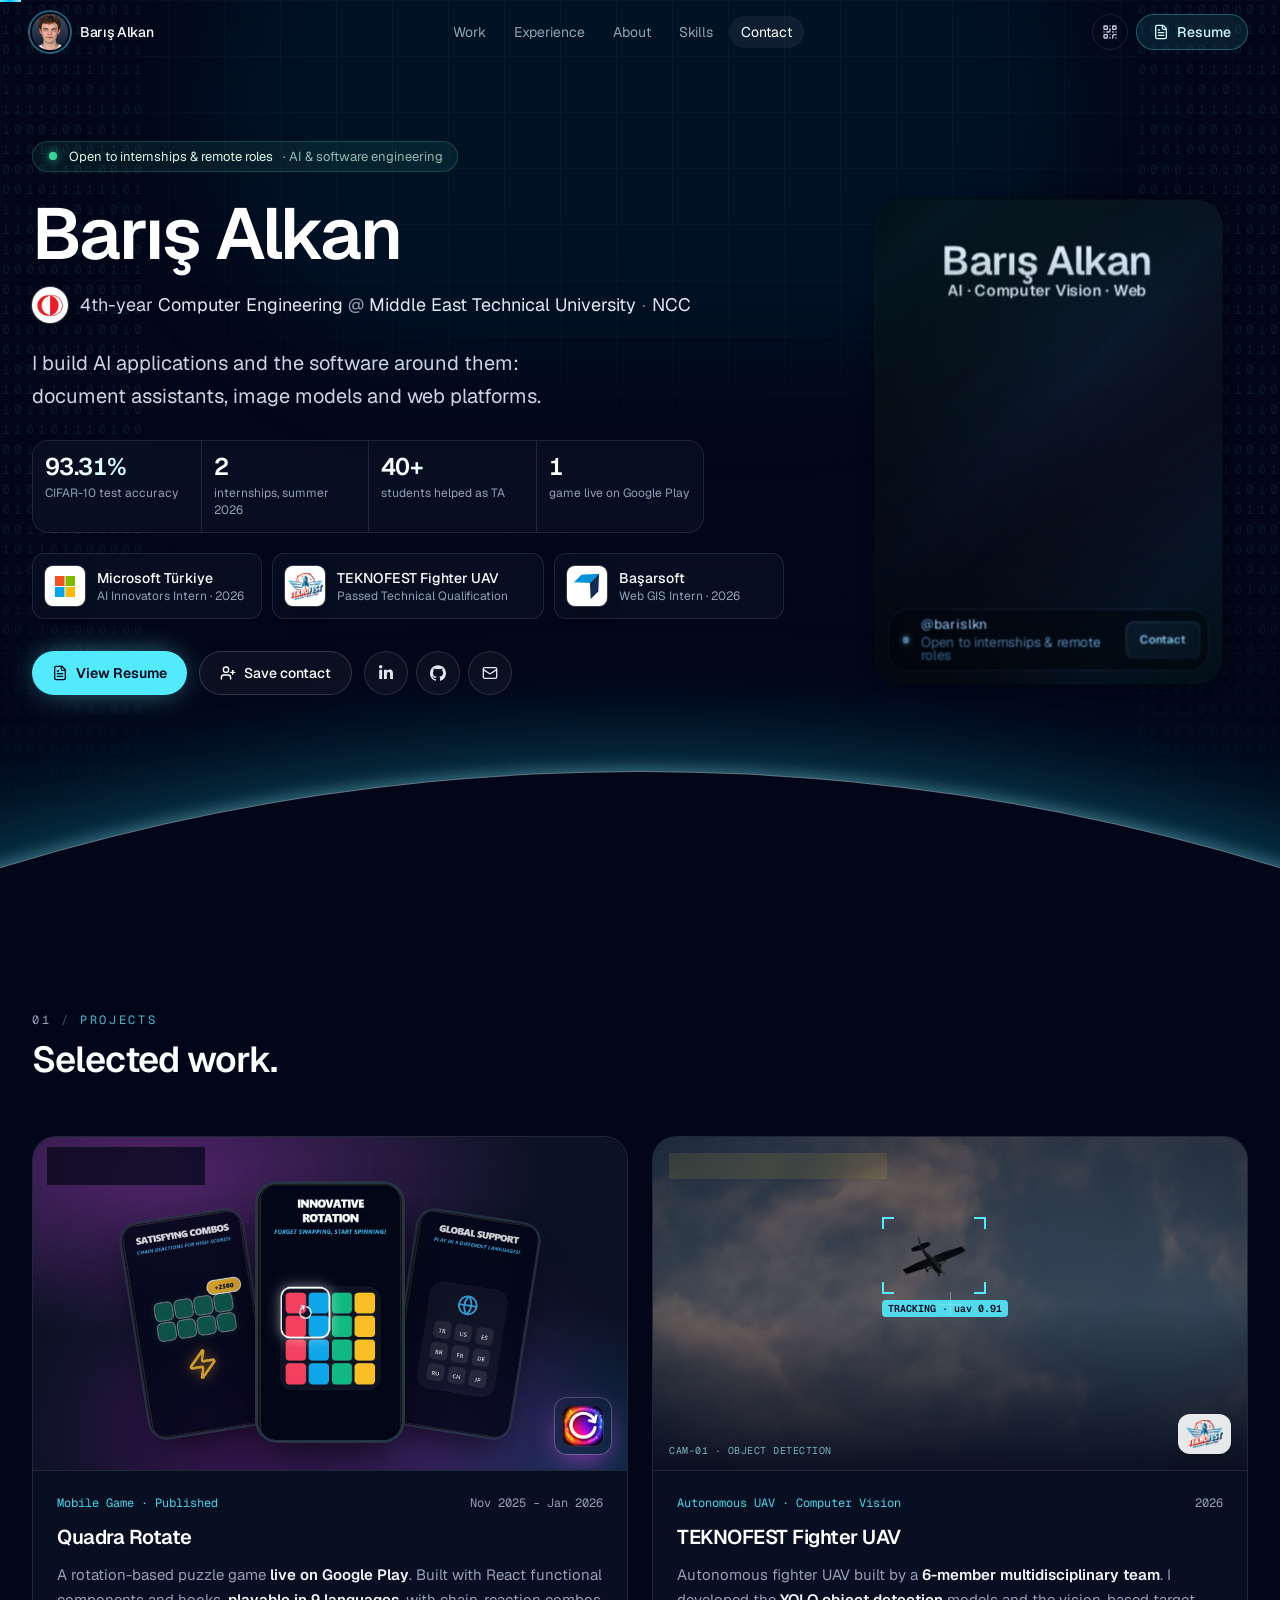
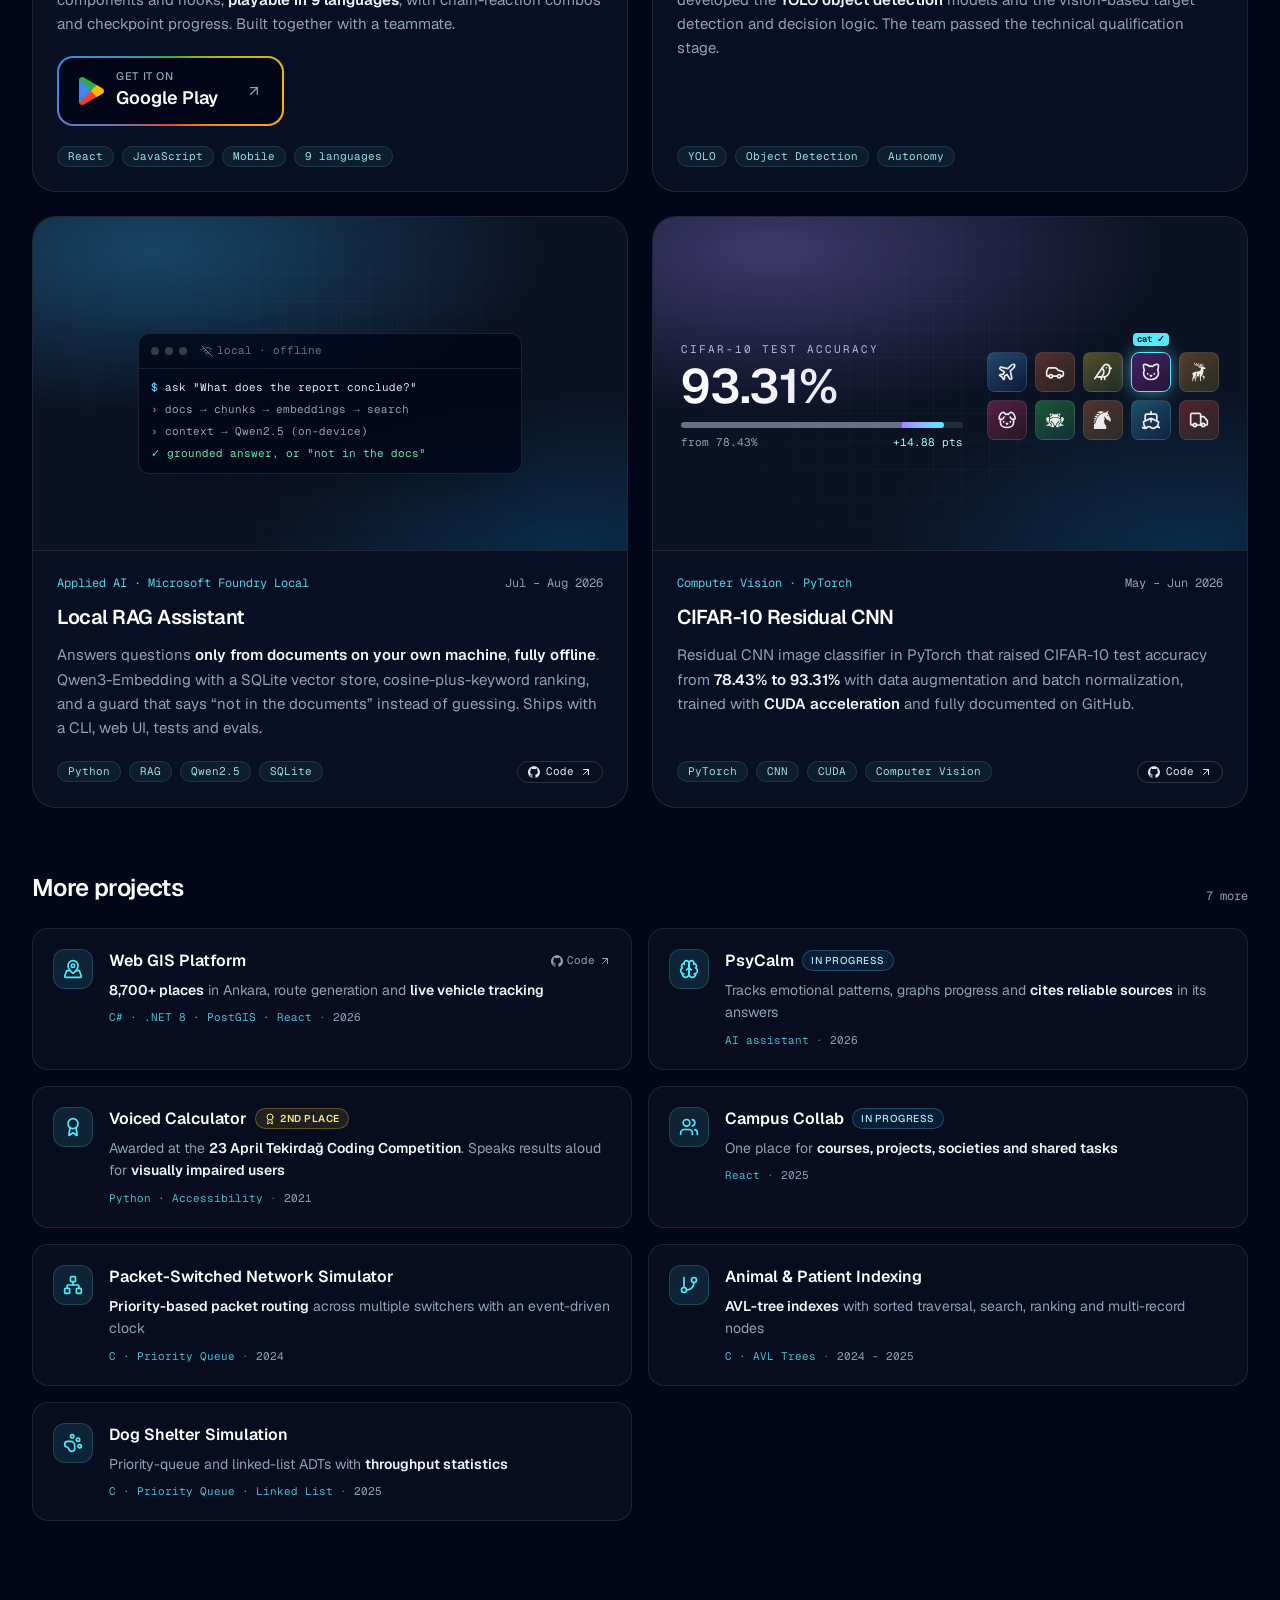
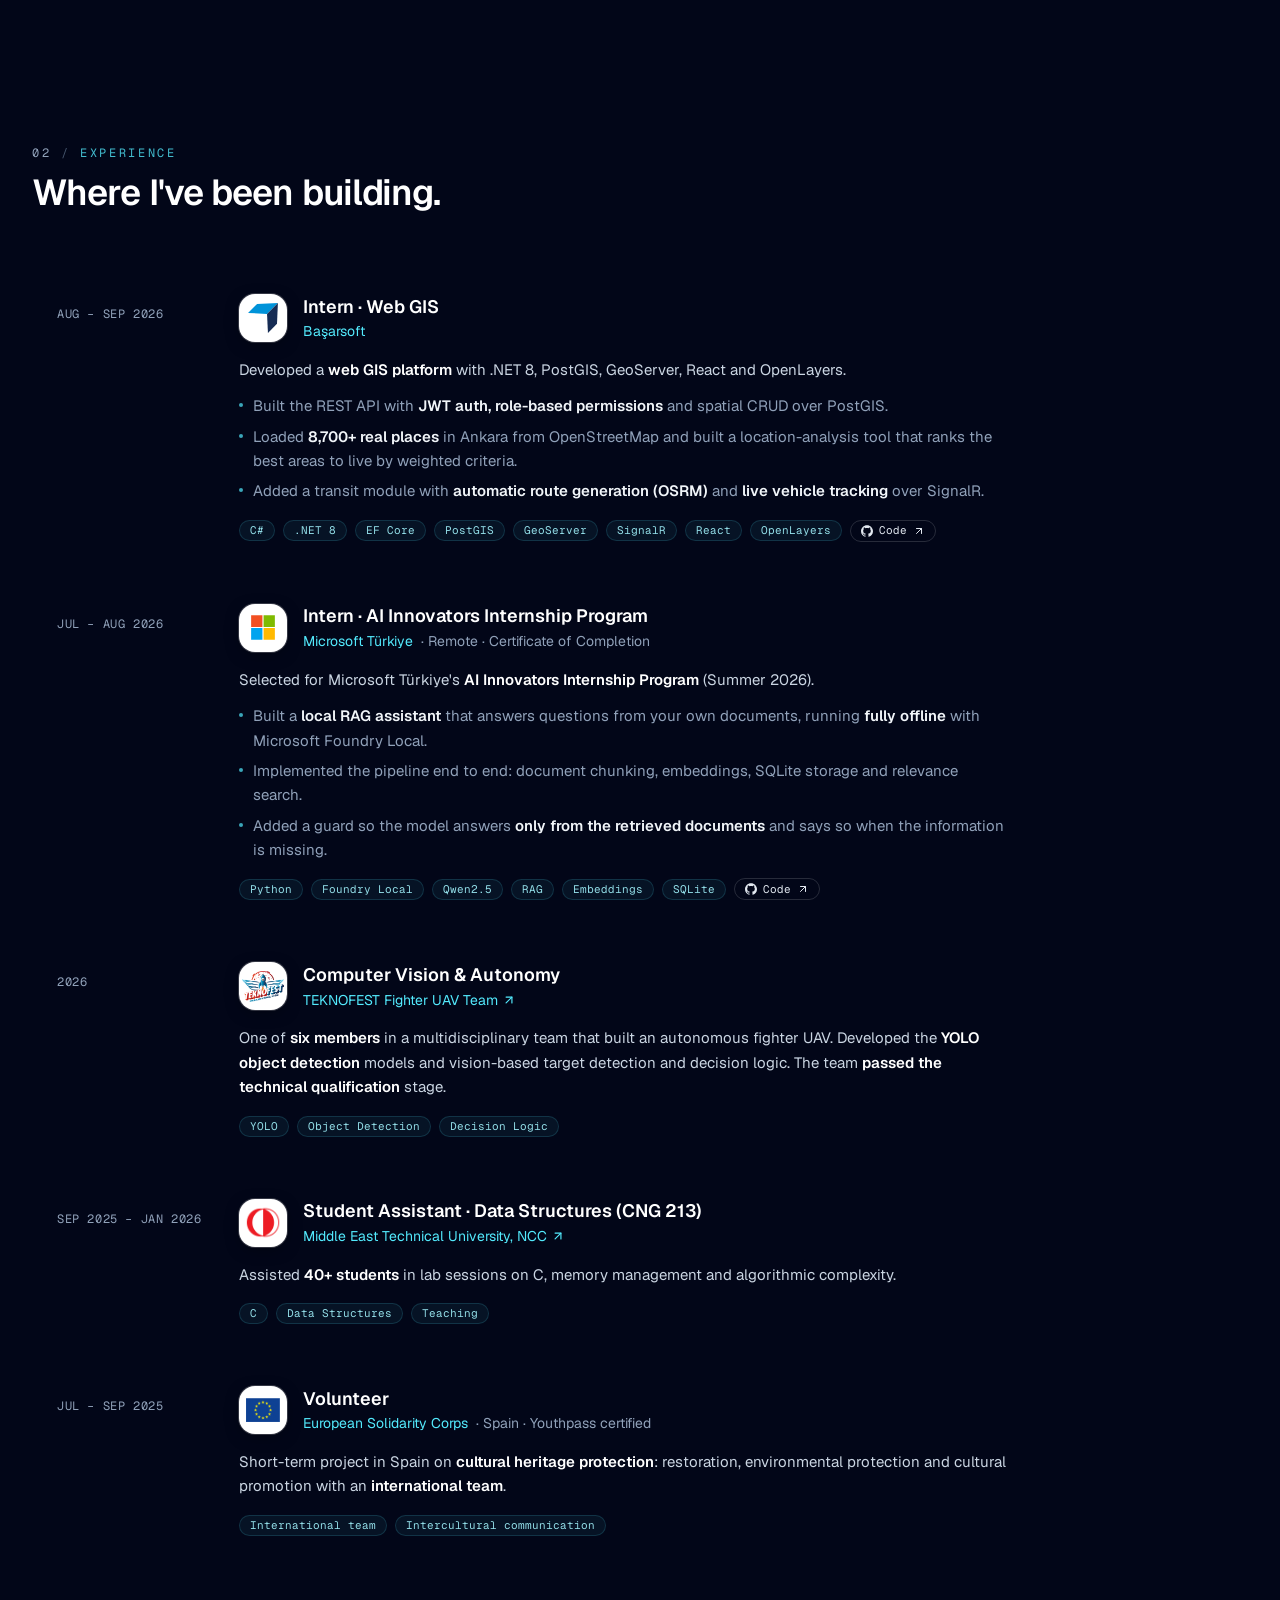
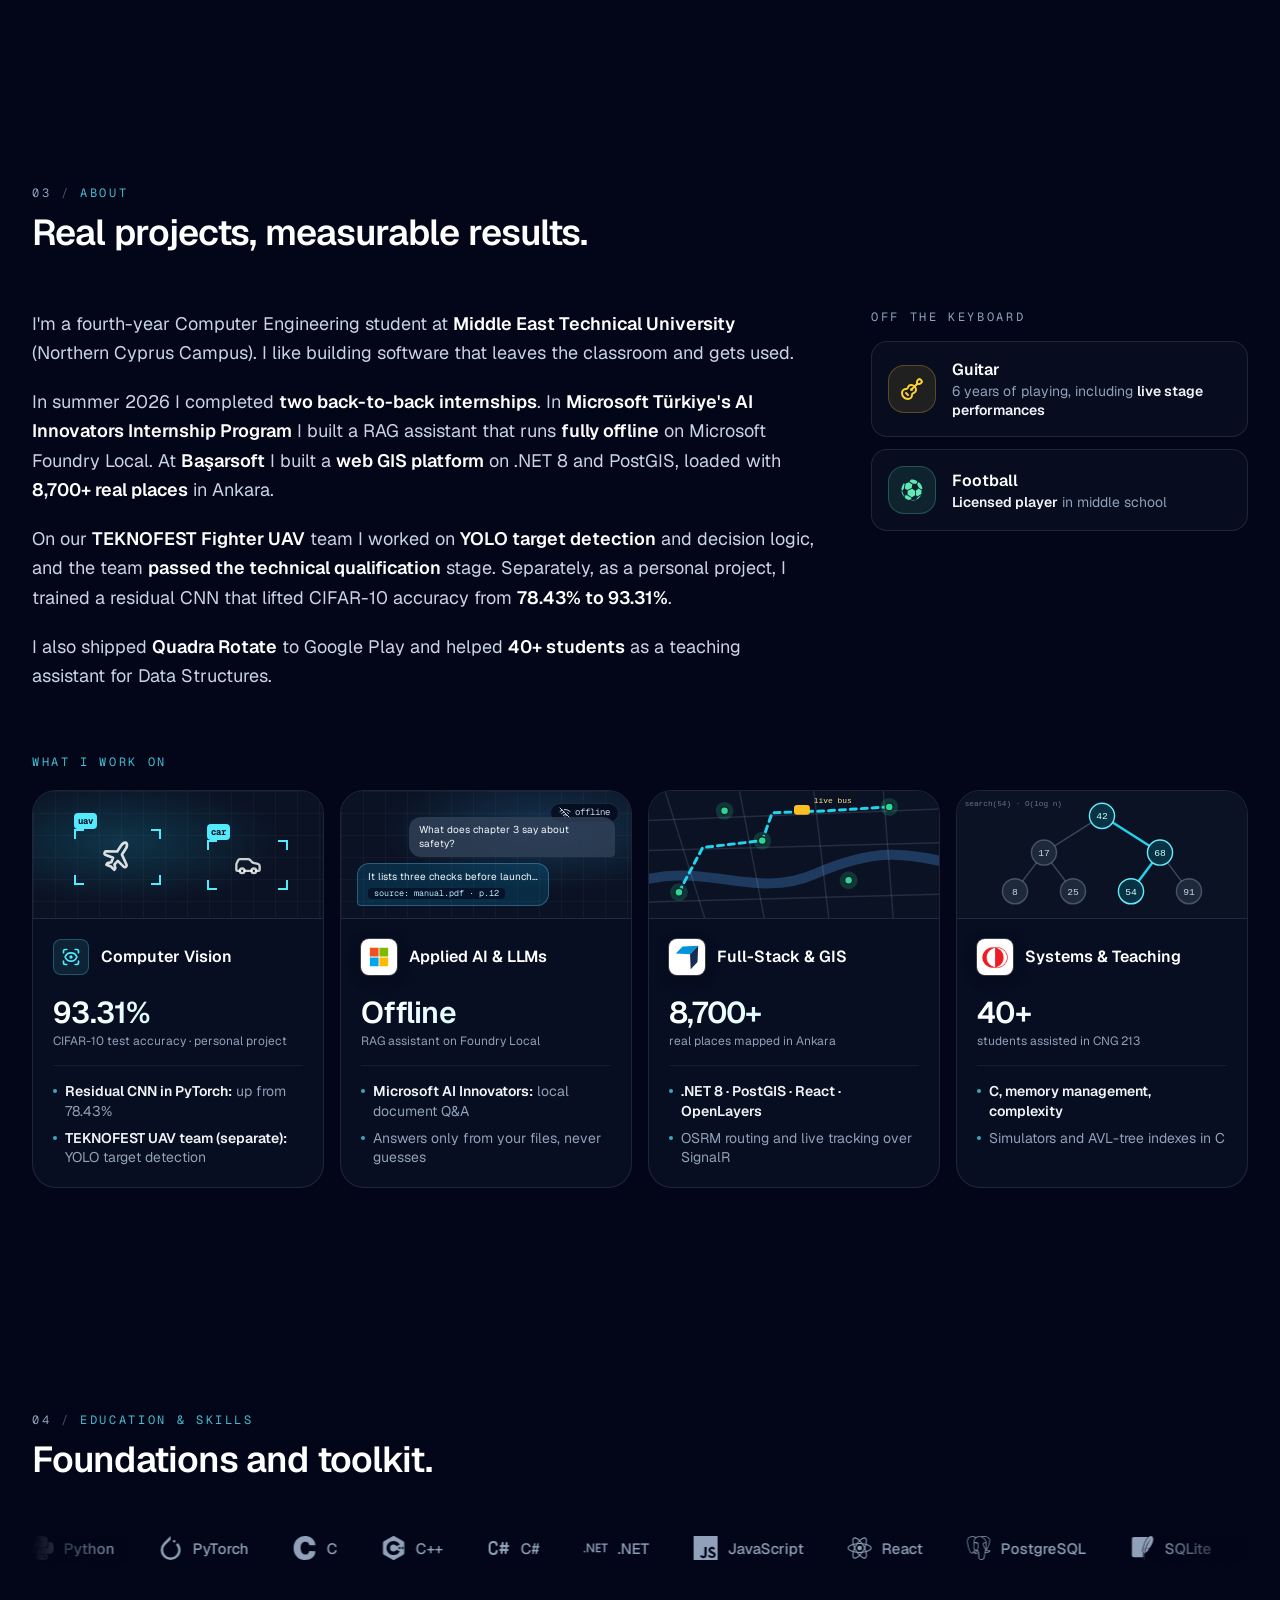
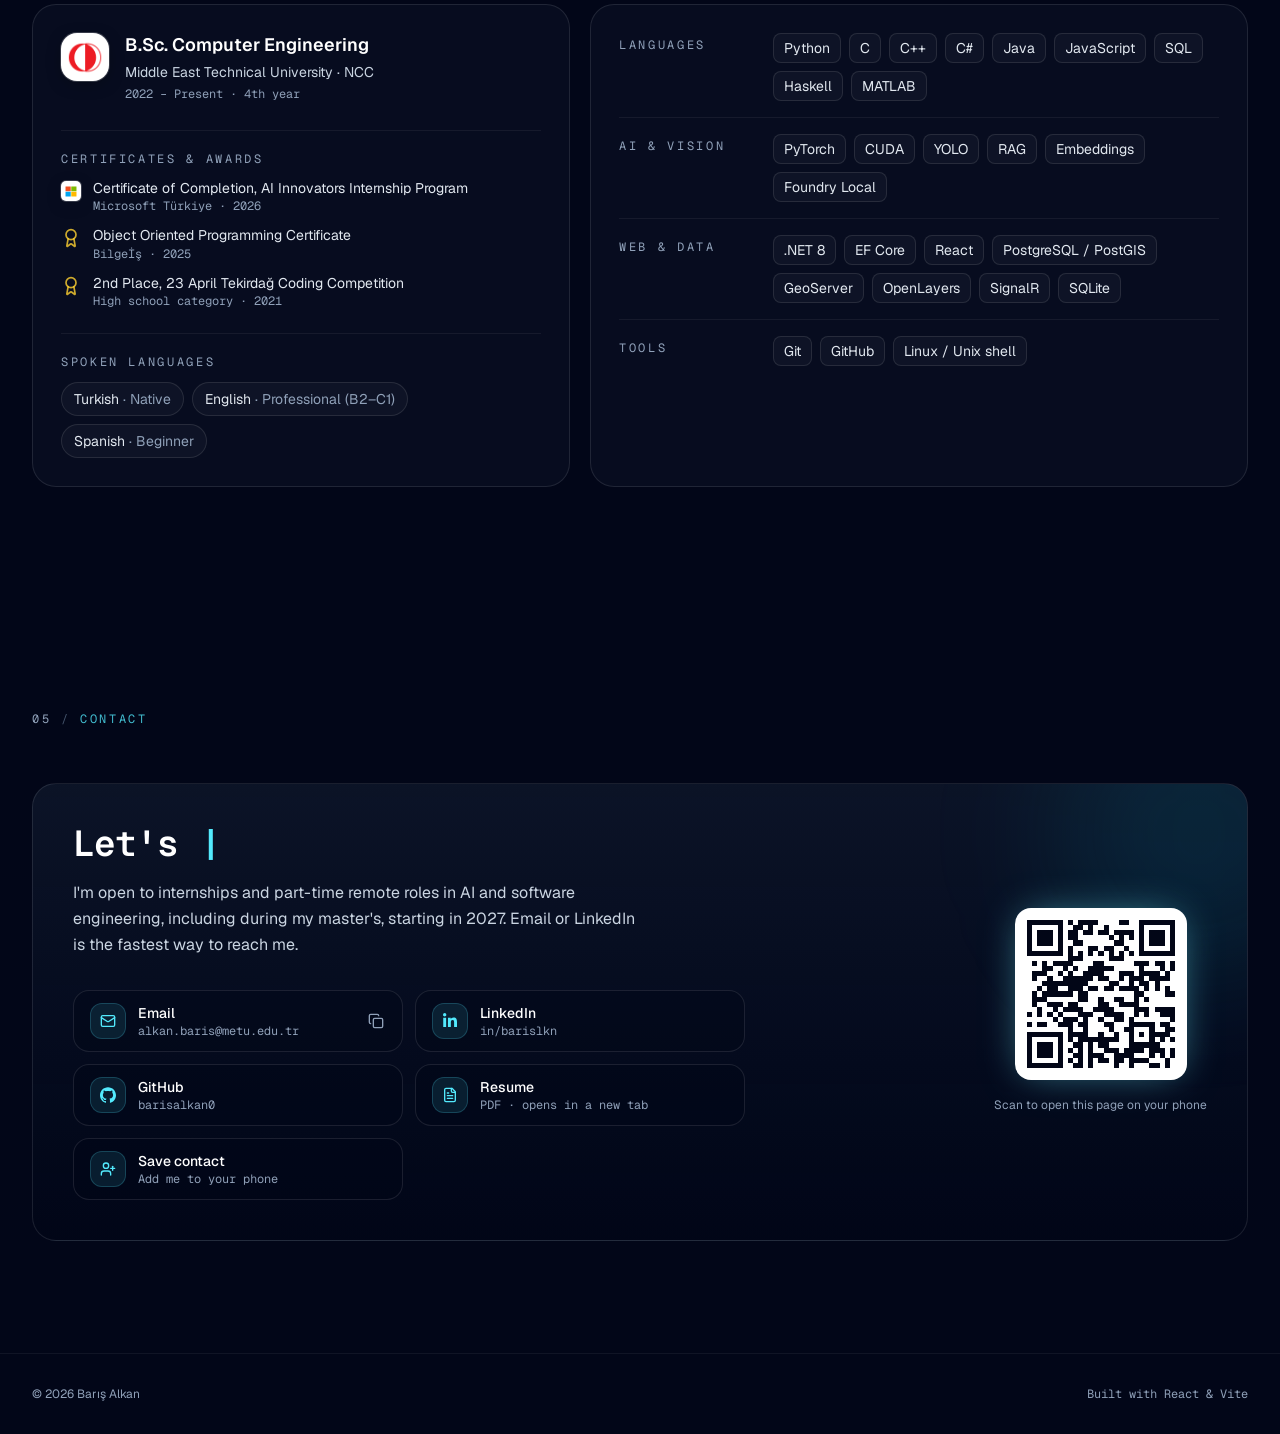
<file: index.html>
<!doctype html>
<html lang="en">
  <head>
    <meta charset="UTF-8" />
    <meta name="viewport" content="width=device-width, initial-scale=1.0, viewport-fit=cover" />
    <title>Barış Alkan | Computer Engineering · AI & Computer Vision</title>
    <meta
      name="description"
      content="Barış Alkan, Computer Engineering student at Middle East Technical University (NCC). Microsoft Türkiye AI Innovators intern and Başarsoft web GIS intern who also built computer vision models for a TEKNOFEST fighter UAV team. Open to internships and part-time remote roles in AI and software engineering."
    />
    <meta name="author" content="Barış Alkan" />
    <meta name="theme-color" content="#020617" />
    <meta name="color-scheme" content="dark" />
    <link rel="icon" type="image/svg+xml" href="/favicon.svg" />
    <link rel="apple-touch-icon" href="/apple-touch-icon.png" />

    <!-- Link previews (LinkedIn, WhatsApp, Slack…). VITE_SITE_URL comes from .env -->
    <meta property="og:type" content="website" />
    <meta property="og:site_name" content="Barış Alkan" />
    <meta property="og:title" content="Barış Alkan | AI & Computer Vision" />
    <meta
      property="og:description"
      content="Computer Engineering @ METU NCC · Microsoft Türkiye AI Innovators Intern · Başarsoft GIS Intern · TEKNOFEST Fighter UAV."
    />
    <meta property="og:url" content="https://barisalkan0.github.io/" />
    <meta property="og:image" content="https://barisalkan0.github.io/og.png" />
    <meta property="og:image:width" content="1200" />
    <meta property="og:image:height" content="630" />
    <meta name="twitter:card" content="summary_large_image" />
    <meta name="twitter:title" content="Barış Alkan | AI & Computer Vision" />
    <meta name="twitter:image" content="https://barisalkan0.github.io/og.png" />
    <script type="module" crossorigin src="/assets/index-C5AmbyV0.js"></script>
    <link rel="modulepreload" crossorigin href="/assets/proxy-iU9BP2vD.js">
    <link rel="modulepreload" crossorigin href="/assets/profile-wy-xTYNL.js">
    <link rel="stylesheet" crossorigin href="/assets/index-DhBifcwS.css">
  </head>
  <body>
    <div id="root"></div>
  </body>
</html>
</file>
<file: assets/index-DhBifcwS.css>
@font-face{font-family:Geist Variable;font-style:normal;font-display:swap;font-weight:100 900;src:url(/assets/geist-cyrillic-ext-wght-normal-DjL33-gN.woff2)format("woff2-variations");unicode-range:U+460-52F,U+1C80-1C8A,U+20B4,U+2DE0-2DFF,U+A640-A69F,U+FE2E-FE2F}@font-face{font-family:Geist Variable;font-style:normal;font-display:swap;font-weight:100 900;src:url(/assets/geist-cyrillic-wght-normal-BEAKL7Jp.woff2)format("woff2-variations");unicode-range:U+301,U+400-45F,U+490-491,U+4B0-4B1,U+2116}@font-face{font-family:Geist Variable;font-style:normal;font-display:swap;font-weight:100 900;src:url(/assets/geist-vietnamese-wght-normal-6IgcOCM7.woff2)format("woff2-variations");unicode-range:U+102-103,U+110-111,U+128-129,U+168-169,U+1A0-1A1,U+1AF-1B0,U+300-301,U+303-304,U+308-309,U+323,U+329,U+1EA0-1EF9,U+20AB}@font-face{font-family:Geist Variable;font-style:normal;font-display:swap;font-weight:100 900;src:url(/assets/geist-latin-ext-wght-normal-DC-KSUi6.woff2)format("woff2-variations");unicode-range:U+100-2BA,U+2BD-2C5,U+2C7-2CC,U+2CE-2D7,U+2DD-2FF,U+304,U+308,U+329,U+1D00-1DBF,U+1E00-1E9F,U+1EF2-1EFF,U+2020,U+20A0-20AB,U+20AD-20C0,U+2113,U+2C60-2C7F,U+A720-A7FF}@font-face{font-family:Geist Variable;font-style:normal;font-display:swap;font-weight:100 900;src:url(/assets/geist-latin-wght-normal-BgDaEnEv.woff2)format("woff2-variations");unicode-range:U+??,U+131,U+152-153,U+2BB-2BC,U+2C6,U+2DA,U+2DC,U+304,U+308,U+329,U+2000-206F,U+20AC,U+2122,U+2191,U+2193,U+2212,U+2215,U+FEFF,U+FFFD}@font-face{font-family:Geist Mono Variable;font-style:normal;font-display:swap;font-weight:100 900;src:url(/assets/geist-mono-cyrillic-ext-wght-normal-X_5orZeX.woff2)format("woff2-variations");unicode-range:U+460-52F,U+1C80-1C8A,U+20B4,U+2DE0-2DFF,U+A640-A69F,U+FE2E-FE2F}@font-face{font-family:Geist Mono Variable;font-style:normal;font-display:swap;font-weight:100 900;src:url(/assets/geist-mono-cyrillic-wght-normal-DiZS0aHC.woff2)format("woff2-variations");unicode-range:U+301,U+400-45F,U+490-491,U+4B0-4B1,U+2116}@font-face{font-family:Geist Mono Variable;font-style:normal;font-display:swap;font-weight:100 900;src:url(/assets/geist-mono-symbols2-wght-normal-CO5SzqOn.woff2)format("woff2-variations");unicode-range:U+2000-2001,U+2004-2008,U+200A,U+23B8-23BD,U+2500-259F}@font-face{font-family:Geist Mono Variable;font-style:normal;font-display:swap;font-weight:100 900;src:url(/assets/geist-mono-vietnamese-wght-normal-DadHysG0.woff2)format("woff2-variations");unicode-range:U+102-103,U+110-111,U+128-129,U+168-169,U+1A0-1A1,U+1AF-1B0,U+300-301,U+303-304,U+308-309,U+323,U+329,U+1EA0-1EF9,U+20AB}@font-face{font-family:Geist Mono Variable;font-style:normal;font-display:swap;font-weight:100 900;src:url(/assets/geist-mono-latin-ext-wght-normal-Bwz-egvJ.woff2)format("woff2-variations");unicode-range:U+100-2BA,U+2BD-2C5,U+2C7-2CC,U+2CE-2D7,U+2DD-2FF,U+304,U+308,U+329,U+1D00-1DBF,U+1E00-1E9F,U+1EF2-1EFF,U+2020,U+20A0-20AB,U+20AD-20C0,U+2113,U+2C60-2C7F,U+A720-A7FF}@font-face{font-family:Geist Mono Variable;font-style:normal;font-display:swap;font-weight:100 900;src:url(/assets/geist-mono-latin-wght-normal-XN7g48iV.woff2)format("woff2-variations");unicode-range:U+??,U+131,U+152-153,U+2BB-2BC,U+2C6,U+2DA,U+2DC,U+304,U+308,U+329,U+2000-206F,U+20AC,U+2122,U+2191,U+2193,U+2212,U+2215,U+FEFF,U+FFFD}@layer properties{@supports (((-webkit-hyphens:none)) and (not (margin-trim:inline))) or ((-moz-orient:inline) and (not (color:rgb(from red r g b)))){*,:before,:after,::backdrop{--tw-translate-x:0;--tw-translate-y:0;--tw-translate-z:0;--tw-scale-x:1;--tw-scale-y:1;--tw-scale-z:1;--tw-rotate-x:initial;--tw-rotate-y:initial;--tw-rotate-z:initial;--tw-skew-x:initial;--tw-skew-y:initial;--tw-space-y-reverse:0;--tw-divide-y-reverse:0;--tw-border-style:solid;--tw-gradient-position:initial;--tw-gradient-from:#0000;--tw-gradient-via:#0000;--tw-gradient-to:#0000;--tw-gradient-stops:initial;--tw-gradient-via-stops:initial;--tw-gradient-from-position:0%;--tw-gradient-via-position:50%;--tw-gradient-to-position:100%;--tw-leading:initial;--tw-font-weight:initial;--tw-tracking:initial;--tw-ordinal:initial;--tw-slashed-zero:initial;--tw-numeric-figure:initial;--tw-numeric-spacing:initial;--tw-numeric-fraction:initial;--tw-shadow:0 0 #0000;--tw-shadow-color:initial;--tw-shadow-alpha:100%;--tw-inset-shadow:0 0 #0000;--tw-inset-shadow-color:initial;--tw-inset-shadow-alpha:100%;--tw-ring-color:initial;--tw-ring-shadow:0 0 #0000;--tw-inset-ring-color:initial;--tw-inset-ring-shadow:0 0 #0000;--tw-ring-inset:initial;--tw-ring-offset-width:0px;--tw-ring-offset-color:#fff;--tw-ring-offset-shadow:0 0 #0000;--tw-blur:initial;--tw-brightness:initial;--tw-contrast:initial;--tw-grayscale:initial;--tw-hue-rotate:initial;--tw-invert:initial;--tw-opacity:initial;--tw-saturate:initial;--tw-sepia:initial;--tw-drop-shadow:initial;--tw-drop-shadow-color:initial;--tw-drop-shadow-alpha:100%;--tw-drop-shadow-size:initial;--tw-backdrop-blur:initial;--tw-backdrop-brightness:initial;--tw-backdrop-contrast:initial;--tw-backdrop-grayscale:initial;--tw-backdrop-hue-rotate:initial;--tw-backdrop-invert:initial;--tw-backdrop-opacity:initial;--tw-backdrop-saturate:initial;--tw-backdrop-sepia:initial;--tw-duration:initial;--tw-ease:initial;--play-angle:0deg}}}@layer theme{:root,:host{--font-sans:"Geist Variable", ui-sans-serif, system-ui, -apple-system, "Segoe UI", sans-serif;--font-mono:"Geist Mono Variable", ui-monospace, "SFMono-Regular", Menlo, Consolas, monospace;--color-amber-200:oklch(92.4% .12 95.746);--color-amber-300:oklch(87.9% .169 91.605);--color-emerald-100:oklch(95% .052 163.051);--color-emerald-200:oklch(90.5% .093 164.15);--color-emerald-300:oklch(84.5% .143 164.978);--color-cyan-100:oklch(95.6% .045 203.388);--color-cyan-200:oklch(91.7% .08 205.041);--color-cyan-300:oklch(86.5% .127 207.078);--color-cyan-400:oklch(78.9% .154 211.53);--color-cyan-500:oklch(71.5% .143 215.221);--color-sky-50:oklch(97.7% .013 236.62);--color-sky-200:oklch(90.1% .058 230.902);--color-sky-300:oklch(82.8% .111 230.318);--color-sky-400:oklch(74.6% .16 232.661);--color-violet-200:oklch(89.4% .057 293.283);--color-violet-300:oklch(81.1% .111 293.571);--color-violet-400:oklch(70.2% .183 293.541);--color-fuchsia-500:oklch(66.7% .295 322.15);--color-slate-100:oklch(96.8% .007 247.896);--color-slate-200:oklch(92.9% .013 255.508);--color-slate-300:oklch(86.9% .022 252.894);--color-slate-400:oklch(70.4% .04 256.788);--color-slate-500:oklch(55.4% .046 257.417);--color-slate-600:oklch(44.6% .043 257.281);--color-slate-700:oklch(37.2% .044 257.287);--color-slate-900:oklch(20.8% .042 265.755);--color-slate-950:oklch(12.9% .042 264.695);--color-black:#000;--color-white:#fff;--spacing:.25rem;--container-sm:24rem;--container-xl:36rem;--container-2xl:42rem;--container-3xl:48rem;--container-7xl:80rem;--text-xs:.75rem;--text-xs--line-height:calc(1 / .75);--text-sm:.875rem;--text-sm--line-height:calc(1.25 / .875);--text-base:1rem;--text-base--line-height:calc(1.5 / 1);--text-lg:1.125rem;--text-lg--line-height:calc(1.75 / 1.125);--text-xl:1.25rem;--text-xl--line-height:calc(1.75 / 1.25);--text-2xl:1.5rem;--text-2xl--line-height:calc(2 / 1.5);--text-3xl:1.875rem;--text-3xl--line-height:calc(2.25 / 1.875);--text-4xl:2.25rem;--text-4xl--line-height:calc(2.5 / 2.25);--text-5xl:3rem;--text-5xl--line-height:1;--text-6xl:3.75rem;--text-6xl--line-height:1;--text-7xl:4.5rem;--text-7xl--line-height:1;--font-weight-medium:500;--font-weight-semibold:600;--font-weight-bold:700;--tracking-tight:-.025em;--tracking-wider:.05em;--leading-tight:1.25;--leading-snug:1.375;--leading-relaxed:1.625;--radius-sm:.25rem;--radius-md:.375rem;--radius-lg:.5rem;--radius-xl:.75rem;--radius-2xl:1rem;--radius-3xl:1.5rem;--animate-pulse:pulse 2s cubic-bezier(.4, 0, .6, 1) infinite;--blur-sm:8px;--blur-md:12px;--blur-xl:24px;--blur-3xl:64px;--default-transition-duration:.15s;--default-transition-timing-function:cubic-bezier(.4, 0, .2, 1);--default-font-family:var(--font-sans);--default-mono-font-family:var(--font-mono)}}@layer base{*,:after,:before,::backdrop{box-sizing:border-box;border:0 solid;margin:0;padding:0}::file-selector-button{box-sizing:border-box;border:0 solid;margin:0;padding:0}html,:host{-webkit-text-size-adjust:100%;tab-size:4;line-height:1.5;font-family:var(--default-font-family,ui-sans-serif, system-ui, sans-serif, "Apple Color Emoji", "Segoe UI Emoji", "Segoe UI Symbol", "Noto Color Emoji");font-feature-settings:var(--default-font-feature-settings,normal);font-variation-settings:var(--default-font-variation-settings,normal);-webkit-tap-highlight-color:transparent}hr{height:0;color:inherit;border-top-width:1px}abbr:where([title]){-webkit-text-decoration:underline dotted;text-decoration:underline dotted}h1,h2,h3,h4,h5,h6{font-size:inherit;font-weight:inherit}a{color:inherit;-webkit-text-decoration:inherit;-webkit-text-decoration:inherit;-webkit-text-decoration:inherit;-webkit-text-decoration:inherit;text-decoration:inherit}b,strong{font-weight:bolder}code,kbd,samp,pre{font-family:var(--default-mono-font-family,ui-monospace, SFMono-Regular, Menlo, Monaco, Consolas, "Liberation Mono", "Courier New", monospace);font-feature-settings:var(--default-mono-font-feature-settings,normal);font-variation-settings:var(--default-mono-font-variation-settings,normal);font-size:1em}small{font-size:80%}sub,sup{vertical-align:baseline;font-size:75%;line-height:0;position:relative}sub{bottom:-.25em}sup{top:-.5em}table{text-indent:0;border-color:inherit;border-collapse:collapse}:-moz-focusring{outline:auto}progress{vertical-align:baseline}summary{display:list-item}ol,ul,menu{list-style:none}img,svg,video,canvas,audio,iframe,embed,object{vertical-align:middle;display:block}img,video{max-width:100%;height:auto}button,input,select,optgroup,textarea{font:inherit;font-feature-settings:inherit;font-variation-settings:inherit;letter-spacing:inherit;color:inherit;opacity:1;background-color:#0000;border-radius:0}::file-selector-button{font:inherit;font-feature-settings:inherit;font-variation-settings:inherit;letter-spacing:inherit;color:inherit;opacity:1;background-color:#0000;border-radius:0}:where(select:is([multiple],[size])) optgroup{font-weight:bolder}:where(select:is([multiple],[size])) optgroup option{padding-inline-start:20px}::file-selector-button{margin-inline-end:4px}::placeholder{opacity:1}@supports (not ((-webkit-appearance:-apple-pay-button))) or (contain-intrinsic-size:1px){::placeholder{color:currentColor}@supports (color:color-mix(in lab, red, red)){::placeholder{color:color-mix(in oklab, currentcolor 50%, transparent)}}}textarea{resize:vertical}::-webkit-search-decoration{-webkit-appearance:none}::-webkit-date-and-time-value{min-height:1lh;text-align:inherit}::-webkit-datetime-edit{display:inline-flex}::-webkit-datetime-edit-fields-wrapper{padding:0}::-webkit-datetime-edit{padding-block:0}::-webkit-datetime-edit-year-field{padding-block:0}::-webkit-datetime-edit-month-field{padding-block:0}::-webkit-datetime-edit-day-field{padding-block:0}::-webkit-datetime-edit-hour-field{padding-block:0}::-webkit-datetime-edit-minute-field{padding-block:0}::-webkit-datetime-edit-second-field{padding-block:0}::-webkit-datetime-edit-millisecond-field{padding-block:0}::-webkit-datetime-edit-meridiem-field{padding-block:0}::-webkit-calendar-picker-indicator{line-height:1}:-moz-ui-invalid{box-shadow:none}button,input:where([type=button],[type=reset],[type=submit]){appearance:button}::file-selector-button{appearance:button}::-webkit-inner-spin-button{height:auto}::-webkit-outer-spin-button{height:auto}[hidden]:where(:not([hidden=until-found])){display:none!important}}@layer components;@layer utilities{.pointer-events-none{pointer-events:none}.absolute{position:absolute}.fixed{position:fixed}.relative{position:relative}.static{position:static}.inset-0{inset:calc(var(--spacing) * 0)}.inset-x-0{inset-inline:calc(var(--spacing) * 0)}.inset-x-4{inset-inline:calc(var(--spacing) * 4)}.inset-y-0{inset-block:calc(var(--spacing) * 0)}.-top-4{top:calc(var(--spacing) * -4)}.-top-24{top:calc(var(--spacing) * -24)}.-top-40{top:calc(var(--spacing) * -40)}.top-0{top:calc(var(--spacing) * 0)}.top-1\/2{top:50%}.top-3{top:calc(var(--spacing) * 3)}.top-4{top:calc(var(--spacing) * 4)}.top-9{top:calc(var(--spacing) * 9)}.top-12{top:calc(var(--spacing) * 12)}.top-\[30\%\]{top:30%}.top-\[38\%\]{top:38%}.top-\[58\%\]{top:58%}.top-full{top:100%}.-right-24{right:calc(var(--spacing) * -24)}.right-0{right:calc(var(--spacing) * 0)}.right-3{right:calc(var(--spacing) * 3)}.right-4{right:calc(var(--spacing) * 4)}.right-5{right:calc(var(--spacing) * 5)}.right-\[12\%\]{right:12%}.-bottom-10{bottom:calc(var(--spacing) * -10)}.bottom-0{bottom:calc(var(--spacing) * 0)}.bottom-3{bottom:calc(var(--spacing) * 3)}.bottom-4{bottom:calc(var(--spacing) * 4)}.bottom-5{bottom:calc(var(--spacing) * 5)}.left-0{left:calc(var(--spacing) * 0)}.left-1\/2{left:50%}.left-4{left:calc(var(--spacing) * 4)}.left-\[14\%\]{left:14%}.z-0{z-index:0}.z-10{z-index:10}.z-20{z-index:20}.z-30{z-index:30}.z-40{z-index:40}.z-50{z-index:50}.z-\[55\]{z-index:55}.z-\[60\]{z-index:60}.z-\[70\]{z-index:70}.-mx-3{margin-inline:calc(var(--spacing) * -3)}.-mx-5{margin-inline:calc(var(--spacing) * -5)}.mx-0\.5{margin-inline:calc(var(--spacing) * .5)}.mx-1\.5{margin-inline:calc(var(--spacing) * 1.5)}.mx-\[2px\]{margin-inline:2px}.mx-auto{margin-inline:auto}.mt-0\.5{margin-top:calc(var(--spacing) * .5)}.mt-1{margin-top:calc(var(--spacing) * 1)}.mt-1\.5{margin-top:calc(var(--spacing) * 1.5)}.mt-2{margin-top:calc(var(--spacing) * 2)}.mt-3{margin-top:calc(var(--spacing) * 3)}.mt-4{margin-top:calc(var(--spacing) * 4)}.mt-5{margin-top:calc(var(--spacing) * 5)}.mt-6{margin-top:calc(var(--spacing) * 6)}.mt-7{margin-top:calc(var(--spacing) * 7)}.mt-8{margin-top:calc(var(--spacing) * 8)}.mt-16{margin-top:calc(var(--spacing) * 16)}.mt-\[0\.5em\]{margin-top:.5em}.mt-\[0\.6em\]{margin-top:.6em}.mb-10{margin-bottom:calc(var(--spacing) * 10)}.ml-2{margin-left:calc(var(--spacing) * 2)}.ml-auto{margin-left:auto}.block{display:block}.contents{display:contents}.flex{display:flex}.grid{display:grid}.hidden{display:none}.inline-block{display:inline-block}.inline-flex{display:inline-flex}.aspect-\[9\/16\]{aspect-ratio:9/16}.aspect-\[16\/9\]{aspect-ratio:16/9}.aspect-square{aspect-ratio:1}.h-1{height:calc(var(--spacing) * 1)}.h-1\.5{height:calc(var(--spacing) * 1.5)}.h-2{height:calc(var(--spacing) * 2)}.h-2\.5{height:calc(var(--spacing) * 2.5)}.h-3{height:calc(var(--spacing) * 3)}.h-3\.5{height:calc(var(--spacing) * 3.5)}.h-4{height:calc(var(--spacing) * 4)}.h-5{height:calc(var(--spacing) * 5)}.h-6{height:calc(var(--spacing) * 6)}.h-7{height:calc(var(--spacing) * 7)}.h-8{height:calc(var(--spacing) * 8)}.h-9{height:calc(var(--spacing) * 9)}.h-10{height:calc(var(--spacing) * 10)}.h-11{height:calc(var(--spacing) * 11)}.h-12{height:calc(var(--spacing) * 12)}.h-16{height:calc(var(--spacing) * 16)}.h-20{height:calc(var(--spacing) * 20)}.h-32{height:calc(var(--spacing) * 32)}.h-40{height:calc(var(--spacing) * 40)}.h-72{height:calc(var(--spacing) * 72)}.h-\[2px\]{height:2px}.h-\[30rem\]{height:30rem}.h-\[34svh\]{height:34svh}.h-\[40\%\]{height:40%}.h-\[44\%\]{height:44%}.h-\[520px\]{height:520px}.h-full{height:100%}.h-px{height:1px}.min-h-56{min-height:calc(var(--spacing) * 56)}.min-h-\[2\.5em\]{min-height:2.5em}.min-h-\[100svh\]{min-height:100svh}.min-h-screen{min-height:100vh}.w-1{width:calc(var(--spacing) * 1)}.w-2{width:calc(var(--spacing) * 2)}.w-2\.5{width:calc(var(--spacing) * 2.5)}.w-3{width:calc(var(--spacing) * 3)}.w-3\.5{width:calc(var(--spacing) * 3.5)}.w-3\/4{width:75%}.w-4{width:calc(var(--spacing) * 4)}.w-5{width:calc(var(--spacing) * 5)}.w-6{width:calc(var(--spacing) * 6)}.w-7{width:calc(var(--spacing) * 7)}.w-8{width:calc(var(--spacing) * 8)}.w-9{width:calc(var(--spacing) * 9)}.w-10{width:calc(var(--spacing) * 10)}.w-11{width:calc(var(--spacing) * 11)}.w-12{width:calc(var(--spacing) * 12)}.w-20{width:calc(var(--spacing) * 20)}.w-36{width:calc(var(--spacing) * 36)}.w-72{width:calc(var(--spacing) * 72)}.w-\[27\%\]{width:27%}.w-\[28\%\]{width:28%}.w-\[30\%\]{width:30%}.w-\[160vw\]{width:160vw}.w-\[280vw\]{width:280vw}.w-\[900px\]{width:900px}.w-auto{width:auto}.w-fit{width:fit-content}.w-full{width:100%}.w-px{width:1px}.max-w-2xl{max-width:var(--container-2xl)}.max-w-3xl{max-width:var(--container-3xl)}.max-w-7xl{max-width:var(--container-7xl)}.max-w-\[14rem\]{max-width:14rem}.max-w-\[80\%\]{max-width:80%}.max-w-\[85\%\]{max-width:85%}.max-w-\[150px\]{max-width:150px}.max-w-sm{max-width:var(--container-sm)}.max-w-xl{max-width:var(--container-xl)}.min-w-0{min-width:calc(var(--spacing) * 0)}.flex-1{flex:1}.shrink-0{flex-shrink:0}.origin-left{transform-origin:0}.-translate-x-1\/2{--tw-translate-x:calc(calc(1 / 2 * 100%) * -1);translate:var(--tw-translate-x) var(--tw-translate-y)}.-translate-x-2{--tw-translate-x:calc(var(--spacing) * -2);translate:var(--tw-translate-x) var(--tw-translate-y)}.translate-x-2{--tw-translate-x:calc(var(--spacing) * 2);translate:var(--tw-translate-x) var(--tw-translate-y)}.-translate-y-1\/2{--tw-translate-y:calc(calc(1 / 2 * 100%) * -1);translate:var(--tw-translate-x) var(--tw-translate-y)}.translate-y-2{--tw-translate-y:calc(var(--spacing) * 2);translate:var(--tw-translate-x) var(--tw-translate-y)}.translate-y-5{--tw-translate-y:calc(var(--spacing) * 5);translate:var(--tw-translate-x) var(--tw-translate-y)}.scale-x-0{--tw-scale-x:0%;scale:var(--tw-scale-x) var(--tw-scale-y)}.scale-\[0\.84\]{scale:.84}.-rotate-12{rotate:-12deg}.-rotate-90{rotate:-90deg}.-rotate-\[9deg\]{rotate:-9deg}.rotate-\[9deg\]{rotate:9deg}.transform{transform:var(--tw-rotate-x,) var(--tw-rotate-y,) var(--tw-rotate-z,) var(--tw-skew-x,) var(--tw-skew-y,)}.\[animation\:map-dash_1\.6s_linear_infinite\]{animation:1.6s linear infinite map-dash}.animate-pulse{animation:var(--animate-pulse)}.resize{resize:both}.scroll-mt-24{scroll-margin-top:calc(var(--spacing) * 24)}.grid-cols-2{grid-template-columns:repeat(2,minmax(0,1fr))}.grid-cols-5{grid-template-columns:repeat(5,minmax(0,1fr))}.grid-cols-\[1fr_auto\]{grid-template-columns:1fr auto}.flex-col{flex-direction:column}.flex-wrap{flex-wrap:wrap}.place-items-center{place-items:center}.items-center{align-items:center}.items-end{align-items:flex-end}.items-start{align-items:flex-start}.justify-between{justify-content:space-between}.justify-center{justify-content:center}.gap-1{gap:calc(var(--spacing) * 1)}.gap-1\.5{gap:calc(var(--spacing) * 1.5)}.gap-2{gap:calc(var(--spacing) * 2)}.gap-2\.5{gap:calc(var(--spacing) * 2.5)}.gap-3{gap:calc(var(--spacing) * 3)}.gap-4{gap:calc(var(--spacing) * 4)}.gap-5{gap:calc(var(--spacing) * 5)}.gap-6{gap:calc(var(--spacing) * 6)}.gap-10{gap:calc(var(--spacing) * 10)}.gap-12{gap:calc(var(--spacing) * 12)}:where(.space-y-1>:not(:last-child)){--tw-space-y-reverse:0;margin-block-start:calc(calc(var(--spacing) * 1) * var(--tw-space-y-reverse));margin-block-end:calc(calc(var(--spacing) * 1) * calc(1 - var(--tw-space-y-reverse)))}:where(.space-y-1\.5>:not(:last-child)){--tw-space-y-reverse:0;margin-block-start:calc(calc(var(--spacing) * 1.5) * var(--tw-space-y-reverse));margin-block-end:calc(calc(var(--spacing) * 1.5) * calc(1 - var(--tw-space-y-reverse)))}:where(.space-y-2>:not(:last-child)){--tw-space-y-reverse:0;margin-block-start:calc(calc(var(--spacing) * 2) * var(--tw-space-y-reverse));margin-block-end:calc(calc(var(--spacing) * 2) * calc(1 - var(--tw-space-y-reverse)))}:where(.space-y-3>:not(:last-child)){--tw-space-y-reverse:0;margin-block-start:calc(calc(var(--spacing) * 3) * var(--tw-space-y-reverse));margin-block-end:calc(calc(var(--spacing) * 3) * calc(1 - var(--tw-space-y-reverse)))}:where(.space-y-5>:not(:last-child)){--tw-space-y-reverse:0;margin-block-start:calc(calc(var(--spacing) * 5) * var(--tw-space-y-reverse));margin-block-end:calc(calc(var(--spacing) * 5) * calc(1 - var(--tw-space-y-reverse)))}.gap-x-2{column-gap:calc(var(--spacing) * 2)}.gap-x-4{column-gap:calc(var(--spacing) * 4)}.gap-y-1{row-gap:calc(var(--spacing) * 1)}:where(.divide-y>:not(:last-child)){--tw-divide-y-reverse:0;border-bottom-style:var(--tw-border-style);border-top-style:var(--tw-border-style);border-top-width:calc(1px * var(--tw-divide-y-reverse));border-bottom-width:calc(1px * calc(1 - var(--tw-divide-y-reverse)))}:where(.divide-white\/\[0\.06\]>:not(:last-child)){border-color:#ffffff0f}@supports (color:color-mix(in lab, red, red)){:where(.divide-white\/\[0\.06\]>:not(:last-child)){border-color:color-mix(in oklab, var(--color-white) 6%, transparent)}}.self-start{align-self:flex-start}.truncate{text-overflow:ellipsis;white-space:nowrap;overflow:hidden}.overflow-hidden{overflow:hidden}.rounded{border-radius:.25rem}.rounded-2xl{border-radius:var(--radius-2xl)}.rounded-3xl{border-radius:var(--radius-3xl)}.rounded-\[0\.9rem\]{border-radius:.9rem}.rounded-\[1\.1rem\]{border-radius:1.1rem}.rounded-\[3px\]{border-radius:3px}.rounded-\[5px\]{border-radius:5px}.rounded-\[100\%\]{border-radius:100%}.rounded-full{border-radius:3.40282e38px}.rounded-lg{border-radius:var(--radius-lg)}.rounded-md{border-radius:var(--radius-md)}.rounded-sm{border-radius:var(--radius-sm)}.rounded-xl{border-radius:var(--radius-xl)}.rounded-r-full{border-top-right-radius:3.40282e38px;border-bottom-right-radius:3.40282e38px}.rounded-br-sm{border-bottom-right-radius:var(--radius-sm)}.rounded-bl-sm{border-bottom-left-radius:var(--radius-sm)}.border{border-style:var(--tw-border-style);border-width:1px}.border-\[3px\]{border-style:var(--tw-border-style);border-width:3px}.border-t{border-top-style:var(--tw-border-style);border-top-width:1px}.border-t-2{border-top-style:var(--tw-border-style);border-top-width:2px}.border-r-2{border-right-style:var(--tw-border-style);border-right-width:2px}.border-b{border-bottom-style:var(--tw-border-style);border-bottom-width:1px}.border-b-2{border-bottom-style:var(--tw-border-style);border-bottom-width:2px}.border-l{border-left-style:var(--tw-border-style);border-left-width:1px}.border-l-2{border-left-style:var(--tw-border-style);border-left-width:2px}.border-amber-300\/25{border-color:#ffd23640}@supports (color:color-mix(in lab, red, red)){.border-amber-300\/25{border-color:color-mix(in oklab, var(--color-amber-300) 25%, transparent)}}.border-amber-300\/30{border-color:#ffd2364d}@supports (color:color-mix(in lab, red, red)){.border-amber-300\/30{border-color:color-mix(in oklab, var(--color-amber-300) 30%, transparent)}}.border-cyan-100\/45{border-color:#cefafe73}@supports (color:color-mix(in lab, red, red)){.border-cyan-100\/45{border-color:color-mix(in oklab, var(--color-cyan-100) 45%, transparent)}}.border-cyan-300{border-color:var(--color-cyan-300)}.border-cyan-300\/15{border-color:#53eafd26}@supports (color:color-mix(in lab, red, red)){.border-cyan-300\/15{border-color:color-mix(in oklab, var(--color-cyan-300) 15%, transparent)}}.border-cyan-300\/20{border-color:#53eafd33}@supports (color:color-mix(in lab, red, red)){.border-cyan-300\/20{border-color:color-mix(in oklab, var(--color-cyan-300) 20%, transparent)}}.border-cyan-300\/25{border-color:#53eafd40}@supports (color:color-mix(in lab, red, red)){.border-cyan-300\/25{border-color:color-mix(in oklab, var(--color-cyan-300) 25%, transparent)}}.border-cyan-300\/30{border-color:#53eafd4d}@supports (color:color-mix(in lab, red, red)){.border-cyan-300\/30{border-color:color-mix(in oklab, var(--color-cyan-300) 30%, transparent)}}.border-emerald-300\/20{border-color:#5ee9b533}@supports (color:color-mix(in lab, red, red)){.border-emerald-300\/20{border-color:color-mix(in oklab, var(--color-emerald-300) 20%, transparent)}}.border-emerald-300\/25{border-color:#5ee9b540}@supports (color:color-mix(in lab, red, red)){.border-emerald-300\/25{border-color:color-mix(in oklab, var(--color-emerald-300) 25%, transparent)}}.border-emerald-300\/30{border-color:#5ee9b54d}@supports (color:color-mix(in lab, red, red)){.border-emerald-300\/30{border-color:color-mix(in oklab, var(--color-emerald-300) 30%, transparent)}}.border-sky-300\/25{border-color:#77d4ff40}@supports (color:color-mix(in lab, red, red)){.border-sky-300\/25{border-color:color-mix(in oklab, var(--color-sky-300) 25%, transparent)}}.border-sky-300\/30{border-color:#77d4ff4d}@supports (color:color-mix(in lab, red, red)){.border-sky-300\/30{border-color:color-mix(in oklab, var(--color-sky-300) 30%, transparent)}}.border-slate-700\/80{border-color:#314158cc}@supports (color:color-mix(in lab, red, red)){.border-slate-700\/80{border-color:color-mix(in oklab, var(--color-slate-700) 80%, transparent)}}.border-transparent{border-color:#0000}.border-violet-300\/25{border-color:#c4b4ff40}@supports (color:color-mix(in lab, red, red)){.border-violet-300\/25{border-color:color-mix(in oklab, var(--color-violet-300) 25%, transparent)}}.border-white\/10{border-color:#ffffff1a}@supports (color:color-mix(in lab, red, red)){.border-white\/10{border-color:color-mix(in oklab, var(--color-white) 10%, transparent)}}.border-white\/12{border-color:#ffffff1f}@supports (color:color-mix(in lab, red, red)){.border-white\/12{border-color:color-mix(in oklab, var(--color-white) 12%, transparent)}}.border-white\/15{border-color:#ffffff26}@supports (color:color-mix(in lab, red, red)){.border-white\/15{border-color:color-mix(in oklab, var(--color-white) 15%, transparent)}}.border-white\/\[0\.06\]{border-color:#ffffff0f}@supports (color:color-mix(in lab, red, red)){.border-white\/\[0\.06\]{border-color:color-mix(in oklab, var(--color-white) 6%, transparent)}}.bg-\[\#0b1224\]{background-color:#0b1224}.bg-amber-300\/10{background-color:#ffd2361a}@supports (color:color-mix(in lab, red, red)){.bg-amber-300\/10{background-color:color-mix(in oklab, var(--color-amber-300) 10%, transparent)}}.bg-black{background-color:var(--color-black)}.bg-cyan-200{background-color:var(--color-cyan-200)}.bg-cyan-300{background-color:var(--color-cyan-300)}.bg-cyan-300\/10{background-color:#53eafd1a}@supports (color:color-mix(in lab, red, red)){.bg-cyan-300\/10{background-color:color-mix(in oklab, var(--color-cyan-300) 10%, transparent)}}.bg-cyan-300\/70{background-color:#53eafdb3}@supports (color:color-mix(in lab, red, red)){.bg-cyan-300\/70{background-color:color-mix(in oklab, var(--color-cyan-300) 70%, transparent)}}.bg-cyan-300\/90{background-color:#53eafde6}@supports (color:color-mix(in lab, red, red)){.bg-cyan-300\/90{background-color:color-mix(in oklab, var(--color-cyan-300) 90%, transparent)}}.bg-cyan-300\/\[0\.06\]{background-color:#53eafd0f}@supports (color:color-mix(in lab, red, red)){.bg-cyan-300\/\[0\.06\]{background-color:color-mix(in oklab, var(--color-cyan-300) 6%, transparent)}}.bg-cyan-400\/10{background-color:#00d2ef1a}@supports (color:color-mix(in lab, red, red)){.bg-cyan-400\/10{background-color:color-mix(in oklab, var(--color-cyan-400) 10%, transparent)}}.bg-cyan-500\/\[0\.07\]{background-color:#00b7d712}@supports (color:color-mix(in lab, red, red)){.bg-cyan-500\/\[0\.07\]{background-color:color-mix(in oklab, var(--color-cyan-500) 7.0%, transparent)}}.bg-emerald-300\/10{background-color:#5ee9b51a}@supports (color:color-mix(in lab, red, red)){.bg-emerald-300\/10{background-color:color-mix(in oklab, var(--color-emerald-300) 10%, transparent)}}.bg-emerald-300\/\[0\.07\]{background-color:#5ee9b512}@supports (color:color-mix(in lab, red, red)){.bg-emerald-300\/\[0\.07\]{background-color:color-mix(in oklab, var(--color-emerald-300) 7.0%, transparent)}}.bg-fuchsia-500\/25{background-color:#e12afb40}@supports (color:color-mix(in lab, red, red)){.bg-fuchsia-500\/25{background-color:color-mix(in oklab, var(--color-fuchsia-500) 25%, transparent)}}.bg-sky-400\/10{background-color:#00bcfe1a}@supports (color:color-mix(in lab, red, red)){.bg-sky-400\/10{background-color:color-mix(in oklab, var(--color-sky-400) 10%, transparent)}}.bg-sky-400\/15{background-color:#00bcfe26}@supports (color:color-mix(in lab, red, red)){.bg-sky-400\/15{background-color:color-mix(in oklab, var(--color-sky-400) 15%, transparent)}}.bg-slate-400\/60{background-color:#90a1b999}@supports (color:color-mix(in lab, red, red)){.bg-slate-400\/60{background-color:color-mix(in oklab, var(--color-slate-400) 60%, transparent)}}.bg-slate-700\/80{background-color:#314158cc}@supports (color:color-mix(in lab, red, red)){.bg-slate-700\/80{background-color:color-mix(in oklab, var(--color-slate-700) 80%, transparent)}}.bg-slate-900{background-color:var(--color-slate-900)}.bg-slate-900\/40{background-color:#0f172b66}@supports (color:color-mix(in lab, red, red)){.bg-slate-900\/40{background-color:color-mix(in oklab, var(--color-slate-900) 40%, transparent)}}.bg-slate-900\/50{background-color:#0f172b80}@supports (color:color-mix(in lab, red, red)){.bg-slate-900\/50{background-color:color-mix(in oklab, var(--color-slate-900) 50%, transparent)}}.bg-slate-900\/60{background-color:#0f172b99}@supports (color:color-mix(in lab, red, red)){.bg-slate-900\/60{background-color:color-mix(in oklab, var(--color-slate-900) 60%, transparent)}}.bg-slate-900\/85{background-color:#0f172bd9}@supports (color:color-mix(in lab, red, red)){.bg-slate-900\/85{background-color:color-mix(in oklab, var(--color-slate-900) 85%, transparent)}}.bg-slate-950{background-color:var(--color-slate-950)}.bg-slate-950\/40{background-color:#02061866}@supports (color:color-mix(in lab, red, red)){.bg-slate-950\/40{background-color:color-mix(in oklab, var(--color-slate-950) 40%, transparent)}}.bg-slate-950\/60{background-color:#02061899}@supports (color:color-mix(in lab, red, red)){.bg-slate-950\/60{background-color:color-mix(in oklab, var(--color-slate-950) 60%, transparent)}}.bg-slate-950\/70{background-color:#020618b3}@supports (color:color-mix(in lab, red, red)){.bg-slate-950\/70{background-color:color-mix(in oklab, var(--color-slate-950) 70%, transparent)}}.bg-slate-950\/80{background-color:#020618cc}@supports (color:color-mix(in lab, red, red)){.bg-slate-950\/80{background-color:color-mix(in oklab, var(--color-slate-950) 80%, transparent)}}.bg-slate-950\/90{background-color:#020618e6}@supports (color:color-mix(in lab, red, red)){.bg-slate-950\/90{background-color:color-mix(in oklab, var(--color-slate-950) 90%, transparent)}}.bg-violet-400\/10{background-color:#a685ff1a}@supports (color:color-mix(in lab, red, red)){.bg-violet-400\/10{background-color:color-mix(in oklab, var(--color-violet-400) 10%, transparent)}}.bg-white{background-color:var(--color-white)}.bg-white\/10{background-color:#ffffff1a}@supports (color:color-mix(in lab, red, red)){.bg-white\/10{background-color:color-mix(in oklab, var(--color-white) 10%, transparent)}}.bg-white\/20{background-color:#fff3}@supports (color:color-mix(in lab, red, red)){.bg-white\/20{background-color:color-mix(in oklab, var(--color-white) 20%, transparent)}}.bg-white\/90{background-color:#ffffffe6}@supports (color:color-mix(in lab, red, red)){.bg-white\/90{background-color:color-mix(in oklab, var(--color-white) 90%, transparent)}}.bg-white\/\[0\.03\]{background-color:#ffffff08}@supports (color:color-mix(in lab, red, red)){.bg-white\/\[0\.03\]{background-color:color-mix(in oklab, var(--color-white) 3%, transparent)}}.bg-white\/\[0\.04\]{background-color:#ffffff0a}@supports (color:color-mix(in lab, red, red)){.bg-white\/\[0\.04\]{background-color:color-mix(in oklab, var(--color-white) 4%, transparent)}}.bg-white\/\[0\.06\]{background-color:#ffffff0f}@supports (color:color-mix(in lab, red, red)){.bg-white\/\[0\.06\]{background-color:color-mix(in oklab, var(--color-white) 6%, transparent)}}.bg-gradient-to-b{--tw-gradient-position:to bottom in oklab;background-image:linear-gradient(var(--tw-gradient-stops))}.bg-gradient-to-r{--tw-gradient-position:to right in oklab;background-image:linear-gradient(var(--tw-gradient-stops))}.bg-gradient-to-t{--tw-gradient-position:to top in oklab;background-image:linear-gradient(var(--tw-gradient-stops))}.bg-\[radial-gradient\(80\%_70\%_at_30\%_40\%\,rgba\(34\,211\,238\,0\.18\)\,transparent_70\%\)\]{background-image:radial-gradient(80% 70% at 30% 40%,#22d3ee2e,#0000 70%)}.bg-\[radial-gradient\(80\%_70\%_at_70\%_30\%\,rgba\(56\,189\,248\,0\.2\)\,transparent_70\%\)\]{background-image:radial-gradient(80% 70% at 70% 30%,#38bdf833,#0000 70%)}.from-cyan-300{--tw-gradient-from:var(--color-cyan-300);--tw-gradient-stops:var(--tw-gradient-via-stops,var(--tw-gradient-position), var(--tw-gradient-from) var(--tw-gradient-from-position), var(--tw-gradient-to) var(--tw-gradient-to-position))}.from-slate-600{--tw-gradient-from:var(--color-slate-600);--tw-gradient-stops:var(--tw-gradient-via-stops,var(--tw-gradient-position), var(--tw-gradient-from) var(--tw-gradient-from-position), var(--tw-gradient-to) var(--tw-gradient-to-position))}.from-slate-900\/80{--tw-gradient-from:#0f172bcc}@supports (color:color-mix(in lab, red, red)){.from-slate-900\/80{--tw-gradient-from:color-mix(in oklab, var(--color-slate-900) 80%, transparent)}}.from-slate-900\/80{--tw-gradient-stops:var(--tw-gradient-via-stops,var(--tw-gradient-position), var(--tw-gradient-from) var(--tw-gradient-from-position), var(--tw-gradient-to) var(--tw-gradient-to-position))}.from-slate-950\/85{--tw-gradient-from:#020618d9}@supports (color:color-mix(in lab, red, red)){.from-slate-950\/85{--tw-gradient-from:color-mix(in oklab, var(--color-slate-950) 85%, transparent)}}.from-slate-950\/85{--tw-gradient-stops:var(--tw-gradient-via-stops,var(--tw-gradient-position), var(--tw-gradient-from) var(--tw-gradient-from-position), var(--tw-gradient-to) var(--tw-gradient-to-position))}.from-transparent{--tw-gradient-from:transparent;--tw-gradient-stops:var(--tw-gradient-via-stops,var(--tw-gradient-position), var(--tw-gradient-from) var(--tw-gradient-from-position), var(--tw-gradient-to) var(--tw-gradient-to-position))}.from-violet-400{--tw-gradient-from:var(--color-violet-400);--tw-gradient-stops:var(--tw-gradient-via-stops,var(--tw-gradient-position), var(--tw-gradient-from) var(--tw-gradient-from-position), var(--tw-gradient-to) var(--tw-gradient-to-position))}.from-white{--tw-gradient-from:var(--color-white);--tw-gradient-stops:var(--tw-gradient-via-stops,var(--tw-gradient-position), var(--tw-gradient-from) var(--tw-gradient-from-position), var(--tw-gradient-to) var(--tw-gradient-to-position))}.via-cyan-300{--tw-gradient-via:var(--color-cyan-300);--tw-gradient-via-stops:var(--tw-gradient-position), var(--tw-gradient-from) var(--tw-gradient-from-position), var(--tw-gradient-via) var(--tw-gradient-via-position), var(--tw-gradient-to) var(--tw-gradient-to-position);--tw-gradient-stops:var(--tw-gradient-via-stops)}.via-sky-400{--tw-gradient-via:var(--color-sky-400);--tw-gradient-via-stops:var(--tw-gradient-position), var(--tw-gradient-from) var(--tw-gradient-from-position), var(--tw-gradient-via) var(--tw-gradient-via-position), var(--tw-gradient-to) var(--tw-gradient-to-position);--tw-gradient-stops:var(--tw-gradient-via-stops)}.via-slate-950\/10{--tw-gradient-via:#0206181a}@supports (color:color-mix(in lab, red, red)){.via-slate-950\/10{--tw-gradient-via:color-mix(in oklab, var(--color-slate-950) 10%, transparent)}}.via-slate-950\/10{--tw-gradient-via-stops:var(--tw-gradient-position), var(--tw-gradient-from) var(--tw-gradient-from-position), var(--tw-gradient-via) var(--tw-gradient-via-position), var(--tw-gradient-to) var(--tw-gradient-to-position);--tw-gradient-stops:var(--tw-gradient-via-stops)}.to-cyan-200{--tw-gradient-to:var(--color-cyan-200);--tw-gradient-stops:var(--tw-gradient-via-stops,var(--tw-gradient-position), var(--tw-gradient-from) var(--tw-gradient-from-position), var(--tw-gradient-to) var(--tw-gradient-to-position))}.to-cyan-300{--tw-gradient-to:var(--color-cyan-300);--tw-gradient-stops:var(--tw-gradient-via-stops,var(--tw-gradient-position), var(--tw-gradient-from) var(--tw-gradient-from-position), var(--tw-gradient-to) var(--tw-gradient-to-position))}.to-sky-400{--tw-gradient-to:var(--color-sky-400);--tw-gradient-stops:var(--tw-gradient-via-stops,var(--tw-gradient-position), var(--tw-gradient-from) var(--tw-gradient-from-position), var(--tw-gradient-to) var(--tw-gradient-to-position))}.to-slate-900{--tw-gradient-to:var(--color-slate-900);--tw-gradient-stops:var(--tw-gradient-via-stops,var(--tw-gradient-position), var(--tw-gradient-from) var(--tw-gradient-from-position), var(--tw-gradient-to) var(--tw-gradient-to-position))}.to-slate-950\/30{--tw-gradient-to:#0206184d}@supports (color:color-mix(in lab, red, red)){.to-slate-950\/30{--tw-gradient-to:color-mix(in oklab, var(--color-slate-950) 30%, transparent)}}.to-slate-950\/30{--tw-gradient-stops:var(--tw-gradient-via-stops,var(--tw-gradient-position), var(--tw-gradient-from) var(--tw-gradient-from-position), var(--tw-gradient-to) var(--tw-gradient-to-position))}.to-slate-950\/60{--tw-gradient-to:#02061899}@supports (color:color-mix(in lab, red, red)){.to-slate-950\/60{--tw-gradient-to:color-mix(in oklab, var(--color-slate-950) 60%, transparent)}}.to-slate-950\/60{--tw-gradient-stops:var(--tw-gradient-via-stops,var(--tw-gradient-position), var(--tw-gradient-from) var(--tw-gradient-from-position), var(--tw-gradient-to) var(--tw-gradient-to-position))}.to-transparent{--tw-gradient-to:transparent;--tw-gradient-stops:var(--tw-gradient-via-stops,var(--tw-gradient-position), var(--tw-gradient-from) var(--tw-gradient-from-position), var(--tw-gradient-to) var(--tw-gradient-to-position))}.to-violet-200{--tw-gradient-to:var(--color-violet-200);--tw-gradient-stops:var(--tw-gradient-via-stops,var(--tw-gradient-position), var(--tw-gradient-from) var(--tw-gradient-from-position), var(--tw-gradient-to) var(--tw-gradient-to-position))}.bg-clip-text{-webkit-background-clip:text;background-clip:text}.object-contain{object-fit:contain}.object-cover{object-fit:cover}.object-\[50\%_18\%\]{object-position:50% 18%}.object-top{object-position:top}.p-3{padding:calc(var(--spacing) * 3)}.p-4{padding:calc(var(--spacing) * 4)}.p-5{padding:calc(var(--spacing) * 5)}.p-6{padding:calc(var(--spacing) * 6)}.p-8{padding:calc(var(--spacing) * 8)}.p-\[6\%\]{padding:6%}.p-\[12\%\]{padding:12%}.p-\[14\%\]{padding:14%}.p-\[16\%\]{padding:16%}.p-\[20\%\]{padding:20%}.p-\[22\%\]{padding:22%}.px-1{padding-inline:calc(var(--spacing) * 1)}.px-1\.5{padding-inline:calc(var(--spacing) * 1.5)}.px-2{padding-inline:calc(var(--spacing) * 2)}.px-2\.5{padding-inline:calc(var(--spacing) * 2.5)}.px-3{padding-inline:calc(var(--spacing) * 3)}.px-3\.5{padding-inline:calc(var(--spacing) * 3.5)}.px-4{padding-inline:calc(var(--spacing) * 4)}.px-5{padding-inline:calc(var(--spacing) * 5)}.py-0\.5{padding-block:calc(var(--spacing) * .5)}.py-1{padding-block:calc(var(--spacing) * 1)}.py-1\.5{padding-block:calc(var(--spacing) * 1.5)}.py-2{padding-block:calc(var(--spacing) * 2)}.py-2\.5{padding-block:calc(var(--spacing) * 2.5)}.py-3{padding-block:calc(var(--spacing) * 3)}.py-3\.5{padding-block:calc(var(--spacing) * 3.5)}.py-4{padding-block:calc(var(--spacing) * 4)}.py-8{padding-block:calc(var(--spacing) * 8)}.py-20{padding-block:calc(var(--spacing) * 20)}.py-px{padding-block:1px}.pt-4{padding-top:calc(var(--spacing) * 4)}.pt-5{padding-top:calc(var(--spacing) * 5)}.pt-6{padding-top:calc(var(--spacing) * 6)}.pt-24{padding-top:calc(var(--spacing) * 24)}.pr-2{padding-right:calc(var(--spacing) * 2)}.pb-2{padding-bottom:calc(var(--spacing) * 2)}.pb-40{padding-bottom:calc(var(--spacing) * 40)}.text-center{text-align:center}.text-left{text-align:left}.font-mono{font-family:var(--font-mono)}.text-2xl{font-size:var(--text-2xl);line-height:var(--tw-leading,var(--text-2xl--line-height))}.text-3xl{font-size:var(--text-3xl);line-height:var(--tw-leading,var(--text-3xl--line-height))}.text-4xl{font-size:var(--text-4xl);line-height:var(--tw-leading,var(--text-4xl--line-height))}.text-base{font-size:var(--text-base);line-height:var(--tw-leading,var(--text-base--line-height))}.text-lg{font-size:var(--text-lg);line-height:var(--tw-leading,var(--text-lg--line-height))}.text-sm{font-size:var(--text-sm);line-height:var(--tw-leading,var(--text-sm--line-height))}.text-xl{font-size:var(--text-xl);line-height:var(--tw-leading,var(--text-xl--line-height))}.text-xs{font-size:var(--text-xs);line-height:var(--tw-leading,var(--text-xs--line-height))}.text-\[2\.9rem\]{font-size:2.9rem}.text-\[8\.5px\]{font-size:8.5px}.text-\[8px\]{font-size:8px}.text-\[9px\]{font-size:9px}.text-\[10px\]{font-size:10px}.text-\[11px\]{font-size:11px}.text-\[13px\]{font-size:13px}.text-\[15px\]{font-size:15px}.leading-4{--tw-leading:calc(var(--spacing) * 4);line-height:calc(var(--spacing) * 4)}.leading-\[1\.05\]{--tw-leading:1.05;line-height:1.05}.leading-\[20px\]{--tw-leading:20px;line-height:20px}.leading-none{--tw-leading:1;line-height:1}.leading-relaxed{--tw-leading:var(--leading-relaxed);line-height:var(--leading-relaxed)}.leading-snug{--tw-leading:var(--leading-snug);line-height:var(--leading-snug)}.leading-tight{--tw-leading:var(--leading-tight);line-height:var(--leading-tight)}.font-bold{--tw-font-weight:var(--font-weight-bold);font-weight:var(--font-weight-bold)}.font-medium{--tw-font-weight:var(--font-weight-medium);font-weight:var(--font-weight-medium)}.font-semibold{--tw-font-weight:var(--font-weight-semibold);font-weight:var(--font-weight-semibold)}.tracking-\[0\.18em\]{--tw-tracking:.18em;letter-spacing:.18em}.tracking-\[0\.22em\]{--tw-tracking:.22em;letter-spacing:.22em}.tracking-tight{--tw-tracking:var(--tracking-tight);letter-spacing:var(--tracking-tight)}.tracking-wider{--tw-tracking:var(--tracking-wider);letter-spacing:var(--tracking-wider)}.break-all{word-break:break-all}.whitespace-nowrap{white-space:nowrap}.whitespace-pre{white-space:pre}.text-amber-200{color:var(--color-amber-200)}.text-amber-300{color:var(--color-amber-300)}.text-amber-300\/80{color:#ffd236cc}@supports (color:color-mix(in lab, red, red)){.text-amber-300\/80{color:color-mix(in oklab, var(--color-amber-300) 80%, transparent)}}.text-cyan-100{color:var(--color-cyan-100)}.text-cyan-200{color:var(--color-cyan-200)}.text-cyan-200\/70{color:#a2f4fdb3}@supports (color:color-mix(in lab, red, red)){.text-cyan-200\/70{color:color-mix(in oklab, var(--color-cyan-200) 70%, transparent)}}.text-cyan-200\/90{color:#a2f4fde6}@supports (color:color-mix(in lab, red, red)){.text-cyan-200\/90{color:color-mix(in oklab, var(--color-cyan-200) 90%, transparent)}}.text-cyan-300{color:var(--color-cyan-300)}.text-cyan-300\/80{color:#53eafdcc}@supports (color:color-mix(in lab, red, red)){.text-cyan-300\/80{color:color-mix(in oklab, var(--color-cyan-300) 80%, transparent)}}.text-cyan-300\/90{color:#53eafde6}@supports (color:color-mix(in lab, red, red)){.text-cyan-300\/90{color:color-mix(in oklab, var(--color-cyan-300) 90%, transparent)}}.text-emerald-100{color:var(--color-emerald-100)}.text-emerald-100\/70{color:#d0fae5b3}@supports (color:color-mix(in lab, red, red)){.text-emerald-100\/70{color:color-mix(in oklab, var(--color-emerald-100) 70%, transparent)}}.text-emerald-200{color:var(--color-emerald-200)}.text-emerald-300{color:var(--color-emerald-300)}.text-sky-50{color:var(--color-sky-50)}.text-sky-200{color:var(--color-sky-200)}.text-sky-300{color:var(--color-sky-300)}.text-slate-100{color:var(--color-slate-100)}.text-slate-200{color:var(--color-slate-200)}.text-slate-300{color:var(--color-slate-300)}.text-slate-400{color:var(--color-slate-400)}.text-slate-500{color:var(--color-slate-500)}.text-slate-600{color:var(--color-slate-600)}.text-slate-950{color:var(--color-slate-950)}.text-transparent{color:#0000}.text-violet-200{color:var(--color-violet-200)}.text-violet-200\/80{color:#ddd6ffcc}@supports (color:color-mix(in lab, red, red)){.text-violet-200\/80{color:color-mix(in oklab, var(--color-violet-200) 80%, transparent)}}.text-white{color:var(--color-white)}.text-white\/80{color:#fffc}@supports (color:color-mix(in lab, red, red)){.text-white\/80{color:color-mix(in oklab, var(--color-white) 80%, transparent)}}.text-white\/85{color:#ffffffd9}@supports (color:color-mix(in lab, red, red)){.text-white\/85{color:color-mix(in oklab, var(--color-white) 85%, transparent)}}.text-white\/90{color:#ffffffe6}@supports (color:color-mix(in lab, red, red)){.text-white\/90{color:color-mix(in oklab, var(--color-white) 90%, transparent)}}.uppercase{text-transform:uppercase}.tabular-nums{--tw-numeric-spacing:tabular-nums;font-variant-numeric:var(--tw-ordinal,) var(--tw-slashed-zero,) var(--tw-numeric-figure,) var(--tw-numeric-spacing,) var(--tw-numeric-fraction,)}.opacity-0{opacity:0}.opacity-40{opacity:.4}.opacity-60{opacity:.6}.opacity-70{opacity:.7}.opacity-80{opacity:.8}.opacity-\[0\.09\]{opacity:.09}.shadow-2xl{--tw-shadow:0 25px 50px -12px var(--tw-shadow-color,#00000040);box-shadow:var(--tw-inset-shadow), var(--tw-inset-ring-shadow), var(--tw-ring-offset-shadow), var(--tw-ring-shadow), var(--tw-shadow)}.shadow-\[0_-1px_18px_rgba\(165\,243\,252\,0\.4\)\,0_-18px_90px_rgba\(34\,211\,238\,0\.2\)\]{--tw-shadow:0 -1px 18px var(--tw-shadow-color,#a5f3fc66), 0 -18px 90px var(--tw-shadow-color,#22d3ee33);box-shadow:var(--tw-inset-shadow), var(--tw-inset-ring-shadow), var(--tw-ring-offset-shadow), var(--tw-ring-shadow), var(--tw-shadow)}.shadow-\[0_0_18px_-2px_rgba\(103\,232\,249\,0\.7\)\]{--tw-shadow:0 0 18px -2px var(--tw-shadow-color,#67e8f9b3);box-shadow:var(--tw-inset-shadow), var(--tw-inset-ring-shadow), var(--tw-ring-offset-shadow), var(--tw-ring-shadow), var(--tw-shadow)}.shadow-\[0_0_32px_-8px_rgba\(103\,232\,249\,0\.7\)\]{--tw-shadow:0 0 32px -8px var(--tw-shadow-color,#67e8f9b3);box-shadow:var(--tw-inset-shadow), var(--tw-inset-ring-shadow), var(--tw-ring-offset-shadow), var(--tw-ring-shadow), var(--tw-shadow)}.shadow-\[0_0_40px_-10px_rgba\(103\,232\,249\,0\.6\)\]{--tw-shadow:0 0 40px -10px var(--tw-shadow-color,#67e8f999);box-shadow:var(--tw-inset-shadow), var(--tw-inset-ring-shadow), var(--tw-ring-offset-shadow), var(--tw-ring-shadow), var(--tw-shadow)}.shadow-\[0_4px_18px_-6px_rgba\(0\,0\,0\,0\.6\)\]{--tw-shadow:0 4px 18px -6px var(--tw-shadow-color,#0009);box-shadow:var(--tw-inset-shadow), var(--tw-inset-ring-shadow), var(--tw-ring-offset-shadow), var(--tw-ring-shadow), var(--tw-shadow)}.shadow-\[0_10px_30px_-8px_rgba\(217\,70\,239\,0\.8\)\]{--tw-shadow:0 10px 30px -8px var(--tw-shadow-color,#d946efcc);box-shadow:var(--tw-inset-shadow), var(--tw-inset-ring-shadow), var(--tw-ring-offset-shadow), var(--tw-ring-shadow), var(--tw-shadow)}.shadow-\[0_10px_30px_-10px_rgba\(34\,211\,238\,0\.6\)\]{--tw-shadow:0 10px 30px -10px var(--tw-shadow-color,#22d3ee99);box-shadow:var(--tw-inset-shadow), var(--tw-inset-ring-shadow), var(--tw-ring-offset-shadow), var(--tw-ring-shadow), var(--tw-shadow)}.shadow-\[0_20px_40px_-12px_rgba\(0\,0\,0\,0\.8\)\]{--tw-shadow:0 20px 40px -12px var(--tw-shadow-color,#000c);box-shadow:var(--tw-inset-shadow), var(--tw-inset-ring-shadow), var(--tw-ring-offset-shadow), var(--tw-ring-shadow), var(--tw-shadow)}.shadow-lg{--tw-shadow:0 10px 15px -3px var(--tw-shadow-color,#0000001a), 0 4px 6px -4px var(--tw-shadow-color,#0000001a);box-shadow:var(--tw-inset-shadow), var(--tw-inset-ring-shadow), var(--tw-ring-offset-shadow), var(--tw-ring-shadow), var(--tw-shadow)}.ring,.ring-1{--tw-ring-shadow:var(--tw-ring-inset,) 0 0 0 calc(1px + var(--tw-ring-offset-width)) var(--tw-ring-color,currentcolor);box-shadow:var(--tw-inset-shadow), var(--tw-inset-ring-shadow), var(--tw-ring-offset-shadow), var(--tw-ring-shadow), var(--tw-shadow)}.ring-2{--tw-ring-shadow:var(--tw-ring-inset,) 0 0 0 calc(2px + var(--tw-ring-offset-width)) var(--tw-ring-color,currentcolor);box-shadow:var(--tw-inset-shadow), var(--tw-inset-ring-shadow), var(--tw-ring-offset-shadow), var(--tw-ring-shadow), var(--tw-shadow)}.ring-cyan-300\/40{--tw-ring-color:#53eafd66}@supports (color:color-mix(in lab, red, red)){.ring-cyan-300\/40{--tw-ring-color:color-mix(in oklab, var(--color-cyan-300) 40%, transparent)}}.ring-white\/20{--tw-ring-color:#fff3}@supports (color:color-mix(in lab, red, red)){.ring-white\/20{--tw-ring-color:color-mix(in oklab, var(--color-white) 20%, transparent)}}.ring-offset-2{--tw-ring-offset-width:2px;--tw-ring-offset-shadow:var(--tw-ring-inset,) 0 0 0 var(--tw-ring-offset-width) var(--tw-ring-offset-color)}.ring-offset-slate-950{--tw-ring-offset-color:var(--color-slate-950)}.blur-3xl{--tw-blur:blur(var(--blur-3xl));filter:var(--tw-blur,) var(--tw-brightness,) var(--tw-contrast,) var(--tw-grayscale,) var(--tw-hue-rotate,) var(--tw-invert,) var(--tw-saturate,) var(--tw-sepia,) var(--tw-drop-shadow,)}.brightness-\[0\.8\]{--tw-brightness:brightness(.8);filter:var(--tw-blur,) var(--tw-brightness,) var(--tw-contrast,) var(--tw-grayscale,) var(--tw-hue-rotate,) var(--tw-invert,) var(--tw-saturate,) var(--tw-sepia,) var(--tw-drop-shadow,)}.drop-shadow-\[0_0_8px_rgba\(103\,232\,249\,0\.7\)\]{--tw-drop-shadow-size:drop-shadow(0 0 8px var(--tw-drop-shadow-color,#67e8f9b3));--tw-drop-shadow:var(--tw-drop-shadow-size);filter:var(--tw-blur,) var(--tw-brightness,) var(--tw-contrast,) var(--tw-grayscale,) var(--tw-hue-rotate,) var(--tw-invert,) var(--tw-saturate,) var(--tw-sepia,) var(--tw-drop-shadow,)}.saturate-\[0\.75\]{--tw-saturate:saturate(.75);filter:var(--tw-blur,) var(--tw-brightness,) var(--tw-contrast,) var(--tw-grayscale,) var(--tw-hue-rotate,) var(--tw-invert,) var(--tw-saturate,) var(--tw-sepia,) var(--tw-drop-shadow,)}.filter{filter:var(--tw-blur,) var(--tw-brightness,) var(--tw-contrast,) var(--tw-grayscale,) var(--tw-hue-rotate,) var(--tw-invert,) var(--tw-saturate,) var(--tw-sepia,) var(--tw-drop-shadow,)}.backdrop-blur{--tw-backdrop-blur:blur(8px);-webkit-backdrop-filter:var(--tw-backdrop-blur,) var(--tw-backdrop-brightness,) var(--tw-backdrop-contrast,) var(--tw-backdrop-grayscale,) var(--tw-backdrop-hue-rotate,) var(--tw-backdrop-invert,) var(--tw-backdrop-opacity,) var(--tw-backdrop-saturate,) var(--tw-backdrop-sepia,);backdrop-filter:var(--tw-backdrop-blur,) var(--tw-backdrop-brightness,) var(--tw-backdrop-contrast,) var(--tw-backdrop-grayscale,) var(--tw-backdrop-hue-rotate,) var(--tw-backdrop-invert,) var(--tw-backdrop-opacity,) var(--tw-backdrop-saturate,) var(--tw-backdrop-sepia,)}.backdrop-blur-md{--tw-backdrop-blur:blur(var(--blur-md));-webkit-backdrop-filter:var(--tw-backdrop-blur,) var(--tw-backdrop-brightness,) var(--tw-backdrop-contrast,) var(--tw-backdrop-grayscale,) var(--tw-backdrop-hue-rotate,) var(--tw-backdrop-invert,) var(--tw-backdrop-opacity,) var(--tw-backdrop-saturate,) var(--tw-backdrop-sepia,);backdrop-filter:var(--tw-backdrop-blur,) var(--tw-backdrop-brightness,) var(--tw-backdrop-contrast,) var(--tw-backdrop-grayscale,) var(--tw-backdrop-hue-rotate,) var(--tw-backdrop-invert,) var(--tw-backdrop-opacity,) var(--tw-backdrop-saturate,) var(--tw-backdrop-sepia,)}.backdrop-blur-sm{--tw-backdrop-blur:blur(var(--blur-sm));-webkit-backdrop-filter:var(--tw-backdrop-blur,) var(--tw-backdrop-brightness,) var(--tw-backdrop-contrast,) var(--tw-backdrop-grayscale,) var(--tw-backdrop-hue-rotate,) var(--tw-backdrop-invert,) var(--tw-backdrop-opacity,) var(--tw-backdrop-saturate,) var(--tw-backdrop-sepia,);backdrop-filter:var(--tw-backdrop-blur,) var(--tw-backdrop-brightness,) var(--tw-backdrop-contrast,) var(--tw-backdrop-grayscale,) var(--tw-backdrop-hue-rotate,) var(--tw-backdrop-invert,) var(--tw-backdrop-opacity,) var(--tw-backdrop-saturate,) var(--tw-backdrop-sepia,)}.backdrop-blur-xl{--tw-backdrop-blur:blur(var(--blur-xl));-webkit-backdrop-filter:var(--tw-backdrop-blur,) var(--tw-backdrop-brightness,) var(--tw-backdrop-contrast,) var(--tw-backdrop-grayscale,) var(--tw-backdrop-hue-rotate,) var(--tw-backdrop-invert,) var(--tw-backdrop-opacity,) var(--tw-backdrop-saturate,) var(--tw-backdrop-sepia,);backdrop-filter:var(--tw-backdrop-blur,) var(--tw-backdrop-brightness,) var(--tw-backdrop-contrast,) var(--tw-backdrop-grayscale,) var(--tw-backdrop-hue-rotate,) var(--tw-backdrop-invert,) var(--tw-backdrop-opacity,) var(--tw-backdrop-saturate,) var(--tw-backdrop-sepia,)}.transition{transition-property:color,background-color,border-color,outline-color,text-decoration-color,fill,stroke,--tw-gradient-from,--tw-gradient-via,--tw-gradient-to,opacity,box-shadow,transform,translate,scale,rotate,filter,-webkit-backdrop-filter,backdrop-filter,display,content-visibility,overlay,pointer-events;transition-timing-function:var(--tw-ease,var(--default-transition-timing-function));transition-duration:var(--tw-duration,var(--default-transition-duration))}.transition-\[background-color\,border-color\]{transition-property:background-color,border-color;transition-timing-function:var(--tw-ease,var(--default-transition-timing-function));transition-duration:var(--tw-duration,var(--default-transition-duration))}.transition-\[border-color\,box-shadow\]{transition-property:border-color,box-shadow;transition-timing-function:var(--tw-ease,var(--default-transition-timing-function));transition-duration:var(--tw-duration,var(--default-transition-duration))}.transition-\[border-color\,transform\]{transition-property:border-color,transform;transition-timing-function:var(--tw-ease,var(--default-transition-timing-function));transition-duration:var(--tw-duration,var(--default-transition-duration))}.transition-all{transition-property:all;transition-timing-function:var(--tw-ease,var(--default-transition-timing-function));transition-duration:var(--tw-duration,var(--default-transition-duration))}.transition-colors{transition-property:color,background-color,border-color,outline-color,text-decoration-color,fill,stroke,--tw-gradient-from,--tw-gradient-via,--tw-gradient-to;transition-timing-function:var(--tw-ease,var(--default-transition-timing-function));transition-duration:var(--tw-duration,var(--default-transition-duration))}.transition-opacity{transition-property:opacity;transition-timing-function:var(--tw-ease,var(--default-transition-timing-function));transition-duration:var(--tw-duration,var(--default-transition-duration))}.transition-transform{transition-property:transform,translate,scale,rotate;transition-timing-function:var(--tw-ease,var(--default-transition-timing-function));transition-duration:var(--tw-duration,var(--default-transition-duration))}.duration-300{--tw-duration:.3s;transition-duration:.3s}.duration-500{--tw-duration:.5s;transition-duration:.5s}.duration-700{--tw-duration:.7s;transition-duration:.7s}.duration-\[1400ms\]{--tw-duration:1.4s;transition-duration:1.4s}.ease-linear{--tw-ease:linear;transition-timing-function:linear}.will-change-\[transform\,filter\,opacity\]{will-change:transform,filter,opacity}.will-change-transform{will-change:transform}@media (hover:hover){.group-hover\:top-full:is(:where(.group):hover *){top:100%}.group-hover\:hidden:is(:where(.group):hover *){display:none}.group-hover\:inline:is(:where(.group):hover *){display:inline}.group-hover\:-translate-x-5:is(:where(.group):hover *){--tw-translate-x:calc(var(--spacing) * -5);translate:var(--tw-translate-x) var(--tw-translate-y)}.group-hover\:translate-x-0\.5:is(:where(.group):hover *){--tw-translate-x:calc(var(--spacing) * .5);translate:var(--tw-translate-x) var(--tw-translate-y)}.group-hover\:translate-x-5:is(:where(.group):hover *){--tw-translate-x:calc(var(--spacing) * 5);translate:var(--tw-translate-x) var(--tw-translate-y)}.group-hover\:-translate-y-0\.5:is(:where(.group):hover *){--tw-translate-y:calc(var(--spacing) * -.5);translate:var(--tw-translate-x) var(--tw-translate-y)}.group-hover\:-translate-y-1:is(:where(.group):hover *){--tw-translate-y:calc(var(--spacing) * -1);translate:var(--tw-translate-x) var(--tw-translate-y)}.group-hover\:scale-105:is(:where(.group):hover *){--tw-scale-x:105%;--tw-scale-y:105%;--tw-scale-z:105%;scale:var(--tw-scale-x) var(--tw-scale-y)}.group-hover\:scale-x-100:is(:where(.group):hover *){--tw-scale-x:100%;scale:var(--tw-scale-x) var(--tw-scale-y)}.group-hover\:scale-\[1\.04\]:is(:where(.group):hover *){scale:1.04}.group-hover\:-rotate-\[13deg\]:is(:where(.group):hover *){rotate:-13deg}.group-hover\:rotate-\[13deg\]:is(:where(.group):hover *){rotate:13deg}.group-hover\:animate-none:is(:where(.group):hover *){animation:none}.group-hover\:border-amber-300:is(:where(.group):hover *){border-color:var(--color-amber-300)}.group-hover\:bg-amber-300:is(:where(.group):hover *){background-color:var(--color-amber-300)}.group-hover\:text-white:is(:where(.group):hover *){color:var(--color-white)}.group-hover\:opacity-100:is(:where(.group):hover *){opacity:1}.group-hover\:brightness-95:is(:where(.group):hover *){--tw-brightness:brightness(95%);filter:var(--tw-blur,) var(--tw-brightness,) var(--tw-contrast,) var(--tw-grayscale,) var(--tw-hue-rotate,) var(--tw-invert,) var(--tw-saturate,) var(--tw-sepia,) var(--tw-drop-shadow,)}.group-hover\:saturate-100:is(:where(.group):hover *){--tw-saturate:saturate(100%);filter:var(--tw-blur,) var(--tw-brightness,) var(--tw-contrast,) var(--tw-grayscale,) var(--tw-hue-rotate,) var(--tw-invert,) var(--tw-saturate,) var(--tw-sepia,) var(--tw-drop-shadow,)}.group-hover\/cta\:translate-x-0\.5:is(:where(.group\/cta):hover *){--tw-translate-x:calc(var(--spacing) * .5);translate:var(--tw-translate-x) var(--tw-translate-y)}.group-hover\/cta\:-translate-y-0\.5:is(:where(.group\/cta):hover *){--tw-translate-y:calc(var(--spacing) * -.5);translate:var(--tw-translate-x) var(--tw-translate-y)}.group-hover\/cta\:bg-slate-900:is(:where(.group\/cta):hover *){background-color:var(--color-slate-900)}.group-hover\/cta\:text-white:is(:where(.group\/cta):hover *){color:var(--color-white)}}.selection\:bg-cyan-300 ::selection{background-color:var(--color-cyan-300)}.selection\:bg-cyan-300::selection{background-color:var(--color-cyan-300)}.selection\:text-slate-950 ::selection{color:var(--color-slate-950)}.selection\:text-slate-950::selection{color:var(--color-slate-950)}.first\:pt-0:first-child{padding-top:calc(var(--spacing) * 0)}.last\:pb-0:last-child{padding-bottom:calc(var(--spacing) * 0)}@media (hover:hover){.hover\:-translate-y-1:hover{--tw-translate-y:calc(var(--spacing) * -1);translate:var(--tw-translate-x) var(--tw-translate-y)}.hover\:border-cyan-300\/30:hover{border-color:#53eafd4d}@supports (color:color-mix(in lab, red, red)){.hover\:border-cyan-300\/30:hover{border-color:color-mix(in oklab, var(--color-cyan-300) 30%, transparent)}}.hover\:border-cyan-300\/40:hover{border-color:#53eafd66}@supports (color:color-mix(in lab, red, red)){.hover\:border-cyan-300\/40:hover{border-color:color-mix(in oklab, var(--color-cyan-300) 40%, transparent)}}.hover\:border-emerald-300\/60:hover{border-color:#5ee9b599}@supports (color:color-mix(in lab, red, red)){.hover\:border-emerald-300\/60:hover{border-color:color-mix(in oklab, var(--color-emerald-300) 60%, transparent)}}.hover\:border-white\/10:hover{border-color:#ffffff1a}@supports (color:color-mix(in lab, red, red)){.hover\:border-white\/10:hover{border-color:color-mix(in oklab, var(--color-white) 10%, transparent)}}.hover\:border-white\/30:hover{border-color:#ffffff4d}@supports (color:color-mix(in lab, red, red)){.hover\:border-white\/30:hover{border-color:color-mix(in oklab, var(--color-white) 30%, transparent)}}.hover\:bg-cyan-200:hover{background-color:var(--color-cyan-200)}.hover\:bg-cyan-300:hover{background-color:var(--color-cyan-300)}.hover\:bg-slate-900\/70:hover{background-color:#0f172bb3}@supports (color:color-mix(in lab, red, red)){.hover\:bg-slate-900\/70:hover{background-color:color-mix(in oklab, var(--color-slate-900) 70%, transparent)}}.hover\:bg-slate-900\/80:hover{background-color:#0f172bcc}@supports (color:color-mix(in lab, red, red)){.hover\:bg-slate-900\/80:hover{background-color:color-mix(in oklab, var(--color-slate-900) 80%, transparent)}}.hover\:bg-white\/5:hover{background-color:#ffffff0d}@supports (color:color-mix(in lab, red, red)){.hover\:bg-white\/5:hover{background-color:color-mix(in oklab, var(--color-white) 5%, transparent)}}.hover\:bg-white\/\[0\.03\]:hover{background-color:#ffffff08}@supports (color:color-mix(in lab, red, red)){.hover\:bg-white\/\[0\.03\]:hover{background-color:color-mix(in oklab, var(--color-white) 3%, transparent)}}.hover\:bg-white\/\[0\.08\]:hover{background-color:#ffffff14}@supports (color:color-mix(in lab, red, red)){.hover\:bg-white\/\[0\.08\]:hover{background-color:color-mix(in oklab, var(--color-white) 8%, transparent)}}.hover\:text-cyan-200:hover{color:var(--color-cyan-200)}.hover\:text-slate-950:hover{color:var(--color-slate-950)}.hover\:text-white:hover{color:var(--color-white)}.hover\:shadow-\[0_24px_60px_-30px_rgba\(34\,211\,238\,0\.35\)\]:hover{--tw-shadow:0 24px 60px -30px var(--tw-shadow-color,#22d3ee59);box-shadow:var(--tw-inset-shadow), var(--tw-inset-ring-shadow), var(--tw-ring-offset-shadow), var(--tw-ring-shadow), var(--tw-shadow)}}.active\:bg-white\/5:active{background-color:#ffffff0d}@supports (color:color-mix(in lab, red, red)){.active\:bg-white\/5:active{background-color:color-mix(in oklab, var(--color-white) 5%, transparent)}}@media (prefers-reduced-motion:reduce){.motion-reduce\:\[animation\:none\],.motion-reduce\:animate-none{animation:none}}@media (width>=390px){.min-\[390px\]\:inline{display:inline}}@media (width>=40rem){.sm\:-top-5{top:calc(var(--spacing) * -5)}.sm\:right-7{right:calc(var(--spacing) * 7)}.sm\:bottom-7{bottom:calc(var(--spacing) * 7)}.sm\:mx-0{margin-inline:calc(var(--spacing) * 0)}.sm\:mb-14{margin-bottom:calc(var(--spacing) * 14)}.sm\:ml-4{margin-left:calc(var(--spacing) * 4)}.sm\:inline{display:inline}.sm\:h-5{height:calc(var(--spacing) * 5)}.sm\:h-10{height:calc(var(--spacing) * 10)}.sm\:h-14{height:calc(var(--spacing) * 14)}.sm\:min-h-0{min-height:calc(var(--spacing) * 0)}.sm\:w-5{width:calc(var(--spacing) * 5)}.sm\:w-10{width:calc(var(--spacing) * 10)}.sm\:w-14{width:calc(var(--spacing) * 14)}.sm\:w-\[300vw\]{width:300vw}.sm\:w-auto{width:auto}.sm\:grid-cols-2{grid-template-columns:repeat(2,minmax(0,1fr))}.sm\:grid-cols-4{grid-template-columns:repeat(4,minmax(0,1fr))}.sm\:grid-cols-\[1fr_1\.18fr_1fr\]{grid-template-columns:1fr 1.18fr 1fr}.sm\:grid-cols-\[130px_1fr\]{grid-template-columns:130px 1fr}.sm\:grid-cols-\[150px_1fr\]{grid-template-columns:150px 1fr}.sm\:flex-row{flex-direction:row}.sm\:gap-2{gap:calc(var(--spacing) * 2)}.sm\:gap-6{gap:calc(var(--spacing) * 6)}.sm\:gap-8{gap:calc(var(--spacing) * 8)}.sm\:self-start{align-self:flex-start}.sm\:rounded-\[1\.4rem\]{border-radius:1.4rem}.sm\:rounded-lg{border-radius:var(--radius-lg)}.sm\:border-t-0{border-top-style:var(--tw-border-style);border-top-width:0}.sm\:border-l{border-left-style:var(--tw-border-style);border-left-width:1px}.sm\:p-5{padding:calc(var(--spacing) * 5)}.sm\:p-6{padding:calc(var(--spacing) * 6)}.sm\:p-7{padding:calc(var(--spacing) * 7)}.sm\:p-10{padding:calc(var(--spacing) * 10)}.sm\:px-6{padding-inline:calc(var(--spacing) * 6)}.sm\:px-7{padding-inline:calc(var(--spacing) * 7)}.sm\:px-8{padding-inline:calc(var(--spacing) * 8)}.sm\:py-3{padding-block:calc(var(--spacing) * 3)}.sm\:py-28{padding-block:calc(var(--spacing) * 28)}.sm\:pt-1{padding-top:calc(var(--spacing) * 1)}.sm\:pt-3{padding-top:calc(var(--spacing) * 3)}.sm\:pt-28{padding-top:calc(var(--spacing) * 28)}.sm\:pb-44{padding-bottom:calc(var(--spacing) * 44)}.sm\:text-4xl{font-size:var(--text-4xl);line-height:var(--tw-leading,var(--text-4xl--line-height))}.sm\:text-5xl{font-size:var(--text-5xl);line-height:var(--tw-leading,var(--text-5xl--line-height))}.sm\:text-6xl{font-size:var(--text-6xl);line-height:var(--tw-leading,var(--text-6xl--line-height))}.sm\:text-lg{font-size:var(--text-lg);line-height:var(--tw-leading,var(--text-lg--line-height))}.sm\:text-xl{font-size:var(--text-xl);line-height:var(--tw-leading,var(--text-xl--line-height))}.sm\:text-\[9px\]{font-size:9px}.sm\:text-\[11px\]{font-size:11px}.sm\:text-\[13px\]{font-size:13px}.sm\:text-\[15px\]{font-size:15px}}@media (width>=48rem){.md\:flex{display:flex}.md\:hidden{display:none}.md\:grid-cols-2{grid-template-columns:repeat(2,minmax(0,1fr))}}@media (width>=64rem){.lg\:hidden{display:none}.lg\:w-\[340vw\]{width:340vw}.lg\:grid-cols-\[0\.9fr_1\.1fr\]{grid-template-columns:.9fr 1.1fr}.lg\:grid-cols-\[1\.35fr_0\.65fr\]{grid-template-columns:1.35fr .65fr}.lg\:grid-cols-\[1fr_auto\]{grid-template-columns:1fr auto}.lg\:grid-cols-\[minmax\(0\,1fr\)_400px\]{grid-template-columns:minmax(0,1fr) 400px}.lg\:items-center{align-items:center}.lg\:gap-14{gap:calc(var(--spacing) * 14)}.lg\:text-7xl{font-size:var(--text-7xl);line-height:var(--tw-leading,var(--text-7xl--line-height))}@media (hover:hover){.lg\:group-hover\/list\:opacity-50:is(:where(.group\/list):hover *){opacity:.5}.lg\:hover\:\!opacity-100:hover{opacity:1!important}}}@media (width>=80rem){.xl\:grid-cols-4{grid-template-columns:repeat(4,minmax(0,1fr))}.xl\:gap-16{gap:calc(var(--spacing) * 16)}}}html{scroll-behavior:smooth;-webkit-text-size-adjust:100%;scroll-padding-top:5rem}body{color:#cbd5e1;min-width:320px;min-height:100vh;font-family:var(--font-sans);-webkit-font-smoothing:antialiased;-moz-osx-font-smoothing:grayscale;background:#020617;margin:0;overflow-x:hidden}#root{min-height:100vh;overflow-x:clip}:focus-visible{outline-offset:3px;border-radius:6px;outline:2px solid #67e8f9}@keyframes rain-fall{0%{transform:translateY(-50%)}to{transform:translate(0)}}.rain-column{will-change:transform;animation:linear infinite rain-fall}@keyframes radar-ping{0%{opacity:.75;transform:scale(1)}to{opacity:0;transform:scale(3.4)}}.radar-dot{background:#34d399;border-radius:9999px;flex-shrink:0;width:.5rem;height:.5rem;display:inline-flex;position:relative;box-shadow:0 0 10px #34d399e6}.radar-dot:before,.radar-dot:after{content:"";border:1.5px solid #34d399e6;border-radius:9999px;animation:2.4s cubic-bezier(0,0,.2,1) infinite radar-ping;position:absolute;inset:0}.radar-dot:after{animation-delay:1.2s}@keyframes map-dash{to{stroke-dashoffset:-22px}}@property --play-angle{syntax:"<angle>";inherits:false;initial-value:0deg}@keyframes play-spin{to{--play-angle:360deg}}@keyframes play-pulse{0%,to{box-shadow:0 0 #34a85373,0 10px 30px -10px #4285f499}50%{box-shadow:0 0 0 7px #34a85300,0 10px 40px -8px #fbbc048c}}.play-cta{background:conic-gradient(from var(--play-angle), #34a853, #fbbc04, #ea4335, #4285f4, #34a853);border-radius:1rem;padding:2px;animation:3.2s linear infinite play-spin,2.4s ease-in-out infinite play-pulse;position:relative}@media (prefers-reduced-motion:reduce){html{scroll-behavior:auto}.rain-column,.radar-dot:before,.radar-dot:after,.play-cta{animation:none}}@property --tw-translate-x{syntax:"*";inherits:false;initial-value:0}@property --tw-translate-y{syntax:"*";inherits:false;initial-value:0}@property --tw-translate-z{syntax:"*";inherits:false;initial-value:0}@property --tw-scale-x{syntax:"*";inherits:false;initial-value:1}@property --tw-scale-y{syntax:"*";inherits:false;initial-value:1}@property --tw-scale-z{syntax:"*";inherits:false;initial-value:1}@property --tw-rotate-x{syntax:"*";inherits:false}@property --tw-rotate-y{syntax:"*";inherits:false}@property --tw-rotate-z{syntax:"*";inherits:false}@property --tw-skew-x{syntax:"*";inherits:false}@property --tw-skew-y{syntax:"*";inherits:false}@property --tw-space-y-reverse{syntax:"*";inherits:false;initial-value:0}@property --tw-divide-y-reverse{syntax:"*";inherits:false;initial-value:0}@property --tw-border-style{syntax:"*";inherits:false;initial-value:solid}@property --tw-gradient-position{syntax:"*";inherits:false}@property --tw-gradient-from{syntax:"<color>";inherits:false;initial-value:#0000}@property --tw-gradient-via{syntax:"<color>";inherits:false;initial-value:#0000}@property --tw-gradient-to{syntax:"<color>";inherits:false;initial-value:#0000}@property --tw-gradient-stops{syntax:"*";inherits:false}@property --tw-gradient-via-stops{syntax:"*";inherits:false}@property --tw-gradient-from-position{syntax:"<length-percentage>";inherits:false;initial-value:0%}@property --tw-gradient-via-position{syntax:"<length-percentage>";inherits:false;initial-value:50%}@property --tw-gradient-to-position{syntax:"<length-percentage>";inherits:false;initial-value:100%}@property --tw-leading{syntax:"*";inherits:false}@property --tw-font-weight{syntax:"*";inherits:false}@property --tw-tracking{syntax:"*";inherits:false}@property --tw-ordinal{syntax:"*";inherits:false}@property --tw-slashed-zero{syntax:"*";inherits:false}@property --tw-numeric-figure{syntax:"*";inherits:false}@property --tw-numeric-spacing{syntax:"*";inherits:false}@property --tw-numeric-fraction{syntax:"*";inherits:false}@property --tw-shadow{syntax:"*";inherits:false;initial-value:0 0 #0000}@property --tw-shadow-color{syntax:"*";inherits:false}@property --tw-shadow-alpha{syntax:"<percentage>";inherits:false;initial-value:100%}@property --tw-inset-shadow{syntax:"*";inherits:false;initial-value:0 0 #0000}@property --tw-inset-shadow-color{syntax:"*";inherits:false}@property --tw-inset-shadow-alpha{syntax:"<percentage>";inherits:false;initial-value:100%}@property --tw-ring-color{syntax:"*";inherits:false}@property --tw-ring-shadow{syntax:"*";inherits:false;initial-value:0 0 #0000}@property --tw-inset-ring-color{syntax:"*";inherits:false}@property --tw-inset-ring-shadow{syntax:"*";inherits:false;initial-value:0 0 #0000}@property --tw-ring-inset{syntax:"*";inherits:false}@property --tw-ring-offset-width{syntax:"<length>";inherits:false;initial-value:0}@property --tw-ring-offset-color{syntax:"*";inherits:false;initial-value:#fff}@property --tw-ring-offset-shadow{syntax:"*";inherits:false;initial-value:0 0 #0000}@property --tw-blur{syntax:"*";inherits:false}@property --tw-brightness{syntax:"*";inherits:false}@property --tw-contrast{syntax:"*";inherits:false}@property --tw-grayscale{syntax:"*";inherits:false}@property --tw-hue-rotate{syntax:"*";inherits:false}@property --tw-invert{syntax:"*";inherits:false}@property --tw-opacity{syntax:"*";inherits:false}@property --tw-saturate{syntax:"*";inherits:false}@property --tw-sepia{syntax:"*";inherits:false}@property --tw-drop-shadow{syntax:"*";inherits:false}@property --tw-drop-shadow-color{syntax:"*";inherits:false}@property --tw-drop-shadow-alpha{syntax:"<percentage>";inherits:false;initial-value:100%}@property --tw-drop-shadow-size{syntax:"*";inherits:false}@property --tw-backdrop-blur{syntax:"*";inherits:false}@property --tw-backdrop-brightness{syntax:"*";inherits:false}@property --tw-backdrop-contrast{syntax:"*";inherits:false}@property --tw-backdrop-grayscale{syntax:"*";inherits:false}@property --tw-backdrop-hue-rotate{syntax:"*";inherits:false}@property --tw-backdrop-invert{syntax:"*";inherits:false}@property --tw-backdrop-opacity{syntax:"*";inherits:false}@property --tw-backdrop-saturate{syntax:"*";inherits:false}@property --tw-backdrop-sepia{syntax:"*";inherits:false}@property --tw-duration{syntax:"*";inherits:false}@property --tw-ease{syntax:"*";inherits:false}@keyframes pulse{50%{opacity:.5}}.pc-card-wrapper{--pointer-x:50%;--pointer-y:50%;--pointer-from-center:0;--pointer-from-top:.5;--pointer-from-left:.5;--card-opacity:0;--rotate-x:0deg;--rotate-y:0deg;--background-x:50%;--background-y:50%;--grain:none;--icon:none;--behind-gradient:none;--behind-glow-color:#7dbeffab;--behind-glow-size:25%;--inner-gradient:none;--sunpillar-1:#6ee0f7;--sunpillar-2:#7bccf4;--sunpillar-3:#74e7d3;--sunpillar-4:#8bc2f9;--sunpillar-5:#88a2f2;--sunpillar-6:#63e2ee;--sunpillar-clr-1:var(--sunpillar-1);--sunpillar-clr-2:var(--sunpillar-2);--sunpillar-clr-3:var(--sunpillar-3);--sunpillar-clr-4:var(--sunpillar-4);--sunpillar-clr-5:var(--sunpillar-5);--sunpillar-clr-6:var(--sunpillar-6);--card-radius:28px;perspective:500px;touch-action:pan-y;position:relative;transform:translateZ(.1px)}.pc-behind{z-index:0;pointer-events:none;background:radial-gradient(circle at var(--pointer-x) var(--pointer-y), var(--behind-glow-color) 0%, transparent var(--behind-glow-size));filter:blur(50px)saturate(1.1);opacity:calc(.8 * var(--card-opacity));transition:opacity .2s;position:absolute;inset:0}.pc-card-wrapper:hover,.pc-card-wrapper.active{--card-opacity:1}.pc-card{aspect-ratio:.718;border-radius:var(--card-radius);background-blend-mode:color-dodge, normal, normal, normal;height:min(74svh,500px);box-shadow:#000c calc((var(--pointer-from-left) * 10px) - 3px) calc((var(--pointer-from-top) * 20px) - 6px) 20px -5px;backface-visibility:hidden;background:#000000e6;transition:transform 1s;display:grid;position:relative;overflow:hidden;transform:translateZ(0)rotateX(0)rotateY(0)}.pc-card:hover,.pc-card.active{transform:translateZ(0) rotateX(var(--rotate-y)) rotateY(var(--rotate-x));transition:none}.pc-card-shell.entering .pc-card{transition:transform .18s ease-out}.pc-card-shell{z-index:1;position:relative}.pc-card *{border-radius:var(--card-radius);pointer-events:none;grid-area:1/-1;display:grid}.pc-inside{background-image:var(--inner-gradient);background-color:#000000e6;position:absolute;inset:0;transform:none}.pc-shine{-webkit-mask-image:var(--icon);mask-image:var(--icon);-webkit-mask-size:150%;mask-size:150%;-webkit-mask-repeat:repeat;mask-repeat:repeat;-webkit-mask-source-type:luminance;mask-mode:luminance;-webkit-mask-position:top calc(200% - (var(--background-y) * 5)) left calc(100% - var(--background-x));mask-position:top calc(200% - (var(--background-y) * 5)) left calc(100% - var(--background-x));filter:brightness(.6)contrast(1.2)saturate(.35)opacity(.35);mix-blend-mode:color-dodge;transition:filter .8s;animation:18s linear infinite holo-bg}.pc-shine,.pc-shine:after{--space:5%;--angle:-45deg;z-index:3;background:50%/cover;background-image:repeating-linear-gradient(0deg, var(--sunpillar-clr-1) calc(var(--space) * 1), var(--sunpillar-clr-2) calc(var(--space) * 2), var(--sunpillar-clr-3) calc(var(--space) * 3), var(--sunpillar-clr-4) calc(var(--space) * 4), var(--sunpillar-clr-5) calc(var(--space) * 5), var(--sunpillar-clr-6) calc(var(--space) * 6), var(--sunpillar-clr-1) calc(var(--space) * 7)), repeating-linear-gradient(var(--angle), #0e152e 0%, #8fa3a3 3.8%, #8fc1c1 4.5%, #8fa3a3 5.2%, #0e152e 10%, #0e152e 12%), radial-gradient(farthest-corner circle at var(--pointer-x) var(--pointer-y), #0000001a 12%, #00000026 20%, #00000040 120%);background-position:0 var(--background-y), var(--background-x) var(--background-y), center;background-blend-mode:color, hard-light;background-repeat:repeat;background-size:500% 500%,300% 300%,200% 200%;overflow:hidden;transform:translateZ(1px)}.pc-shine:before,.pc-shine:after{content:"";opacity:0;background-position:50%;background-size:cover;grid-area:1/1;transition:opacity .8s}.pc-card:hover .pc-shine,.pc-card.active .pc-shine{filter:brightness(.8)contrast(1.35)saturate(.45);animation-play-state:paused}.pc-card:hover .pc-shine:before,.pc-card.active .pc-shine:before,.pc-card:hover .pc-shine:after,.pc-card.active .pc-shine:after{opacity:1}.pc-shine:before{background-image:linear-gradient(45deg, var(--sunpillar-4), var(--sunpillar-5), var(--sunpillar-6), var(--sunpillar-1), var(--sunpillar-2), var(--sunpillar-3)), radial-gradient(circle at var(--pointer-x) var(--pointer-y), #b3b3b3 0%, #4d4d4d33 90%), var(--grain);background-size:250% 250%,100% 100%,220px 220px;background-position:var(--pointer-x) var(--pointer-y), center, calc(var(--pointer-x) * .01) calc(var(--pointer-y) * .01);background-blend-mode:color-dodge;filter:brightness(calc(2 - var(--pointer-from-center))) contrast(calc(var(--pointer-from-center) + 2)) saturate(calc(.5 + var(--pointer-from-center)));mix-blend-mode:luminosity}.pc-shine:after{background-position:0 var(--background-y), calc(var(--background-x) * .4) calc(var(--background-y) * .5), center;mix-blend-mode:difference;filter:brightness(.8)contrast(1.5);background-size:200% 300%,700% 700%,100% 100%}.pc-glare{background-image:radial-gradient(farthest-corner circle at var(--pointer-x) var(--pointer-y), #c3bfd9 12%, #2e506bcc 90%);mix-blend-mode:overlay;filter:brightness(.8)contrast(1.2);z-index:4;overflow:hidden;transform:translateZ(1.1px)}.pc-avatar-content{mix-blend-mode:luminosity;backface-visibility:hidden;overflow:visible;transform:translateZ(2px)}.pc-avatar-content .avatar{transform-origin:50% 100%;width:100%;transform:translateX(calc(-50% + (var(--pointer-from-left) - .5) * 6px)) translateZ(0) scaleY(calc(1 + (var(--pointer-from-top) - .5) * .02)) scaleX(calc(1 + (var(--pointer-from-left) - .5) * .01));backface-visibility:hidden;will-change:transform;transition:transform .12s ease-out;position:absolute;bottom:-1px;left:50%}.pc-avatar-content:before{content:"";z-index:1;-webkit-backdrop-filter:none;backdrop-filter:none;pointer-events:none;position:absolute;inset:0}.pc-user-info{--ui-inset:14px;--ui-radius-bias:6px;bottom:var(--ui-inset);left:var(--ui-inset);right:var(--ui-inset);z-index:2;-webkit-backdrop-filter:blur(18px);backdrop-filter:blur(18px);border-radius:calc(max(0px, var(--card-radius) - var(--ui-inset) + var(--ui-radius-bias)));pointer-events:auto;background:#0206179e;border:1px solid #ffffff1f;justify-content:space-between;align-items:center;padding:8px 8px 8px 14px;display:flex;position:absolute}.pc-user-details{align-items:center;gap:12px;display:flex}.pc-mini-avatar{border:1px solid #ffffff1a;border-radius:50%;flex-shrink:0;width:48px;height:48px;overflow:hidden}.pc-mini-avatar img{object-fit:cover;border-radius:50%;width:100%;height:100%}.pc-user-text{flex-direction:column;align-items:flex-start;gap:6px;display:flex}.pc-handle{color:#ffffffe6;font-size:14px;font-weight:500;line-height:1}.pc-status{color:#ffffffb3;font-size:14px;line-height:1}.pc-contact-btn{color:#ffffffe6;cursor:pointer;-webkit-backdrop-filter:blur(10px);backdrop-filter:blur(10px);border:1px solid #ffffff1a;border-radius:8px;padding:12px 16px;font-size:12px;font-weight:600;transition:all .2s}.pc-contact-btn:hover{border-color:#fff6;transition:all .2s;transform:translateY(-1px)}.pc-content:not(.pc-avatar-content){text-align:center;max-height:100%;transform:translate3d(calc(var(--pointer-from-left) * -6px + 3px), calc(var(--pointer-from-top) * -6px + 3px), .1px);z-index:5;mix-blend-mode:luminosity;position:relative;overflow:hidden}.pc-details{flex-direction:column;width:100%;display:flex;position:absolute;top:1.9em}.pc-details h3{letter-spacing:-.02em;-webkit-text-fill-color:transparent;background-image:linear-gradient(#fff,#7dd3fc);background-size:1em 1.5em;-webkit-background-clip:text;background-clip:text;margin:0;font-size:min(5svh,2.6em);font-weight:600}.pc-details p{white-space:nowrap;-webkit-text-fill-color:transparent;background-image:linear-gradient(#e2e8f0,#67e8f9);background-size:1em 1.5em;-webkit-background-clip:text;background-clip:text;width:min-content;margin:0 auto;font-size:16px;font-weight:600;position:relative;top:-12px}@keyframes holo-bg{0%{background-position:0 var(--background-y), 0 0, center}to{background-position:0 var(--background-y), 90% 90%, center}}@media (width<=768px){.pc-card{height:70svh;max-height:450px}.pc-details{top:2em}.pc-details h3{font-size:min(4svh,2.5em)}.pc-details p{font-size:14px}.pc-user-info{--ui-inset:15px;padding:10px 12px}.pc-mini-avatar{width:28px;height:28px}.pc-user-details{gap:10px}.pc-handle{font-size:13px}.pc-status{font-size:10px}.pc-contact-btn{padding:6px 12px;font-size:11px}}@media (width<=480px){.pc-card{height:60svh;max-height:380px}.pc-details{top:1.5em}.pc-details h3{font-size:min(3.5svh,2em)}.pc-details p{font-size:12px;top:-8px}.pc-user-info{--ui-inset:12px;padding:8px 10px}.pc-mini-avatar{width:24px;height:24px}.pc-user-details{gap:8px}.pc-handle{font-size:12px}.pc-status{font-size:9px}.pc-contact-btn{border-radius:50px;padding:5px 10px;font-size:10px}}@media (width<=320px){.pc-card{height:55svh;max-height:320px}.pc-details h3{font-size:min(3svh,1.5em)}.pc-details p{font-size:11px}.pc-user-info{padding:6px 8px}.pc-mini-avatar{width:20px;height:20px}.pc-user-details{gap:6px}.pc-handle{font-size:11px}.pc-status{font-size:8px}.pc-contact-btn{border-radius:50px;padding:4px 8px;font-size:9px}}.pc-contact-btn{background:#22d3ee1f;border-color:#67e8f940}@media (prefers-reduced-motion:reduce){.pc-shine{animation:none}}.pc-status-dot{background:#34d399;border-radius:9999px;width:8px;height:8px;box-shadow:0 0 8px #34d399e6}.pc-user-text{gap:4px}.pc-contact-btn{padding:9px 14px}
</file>
